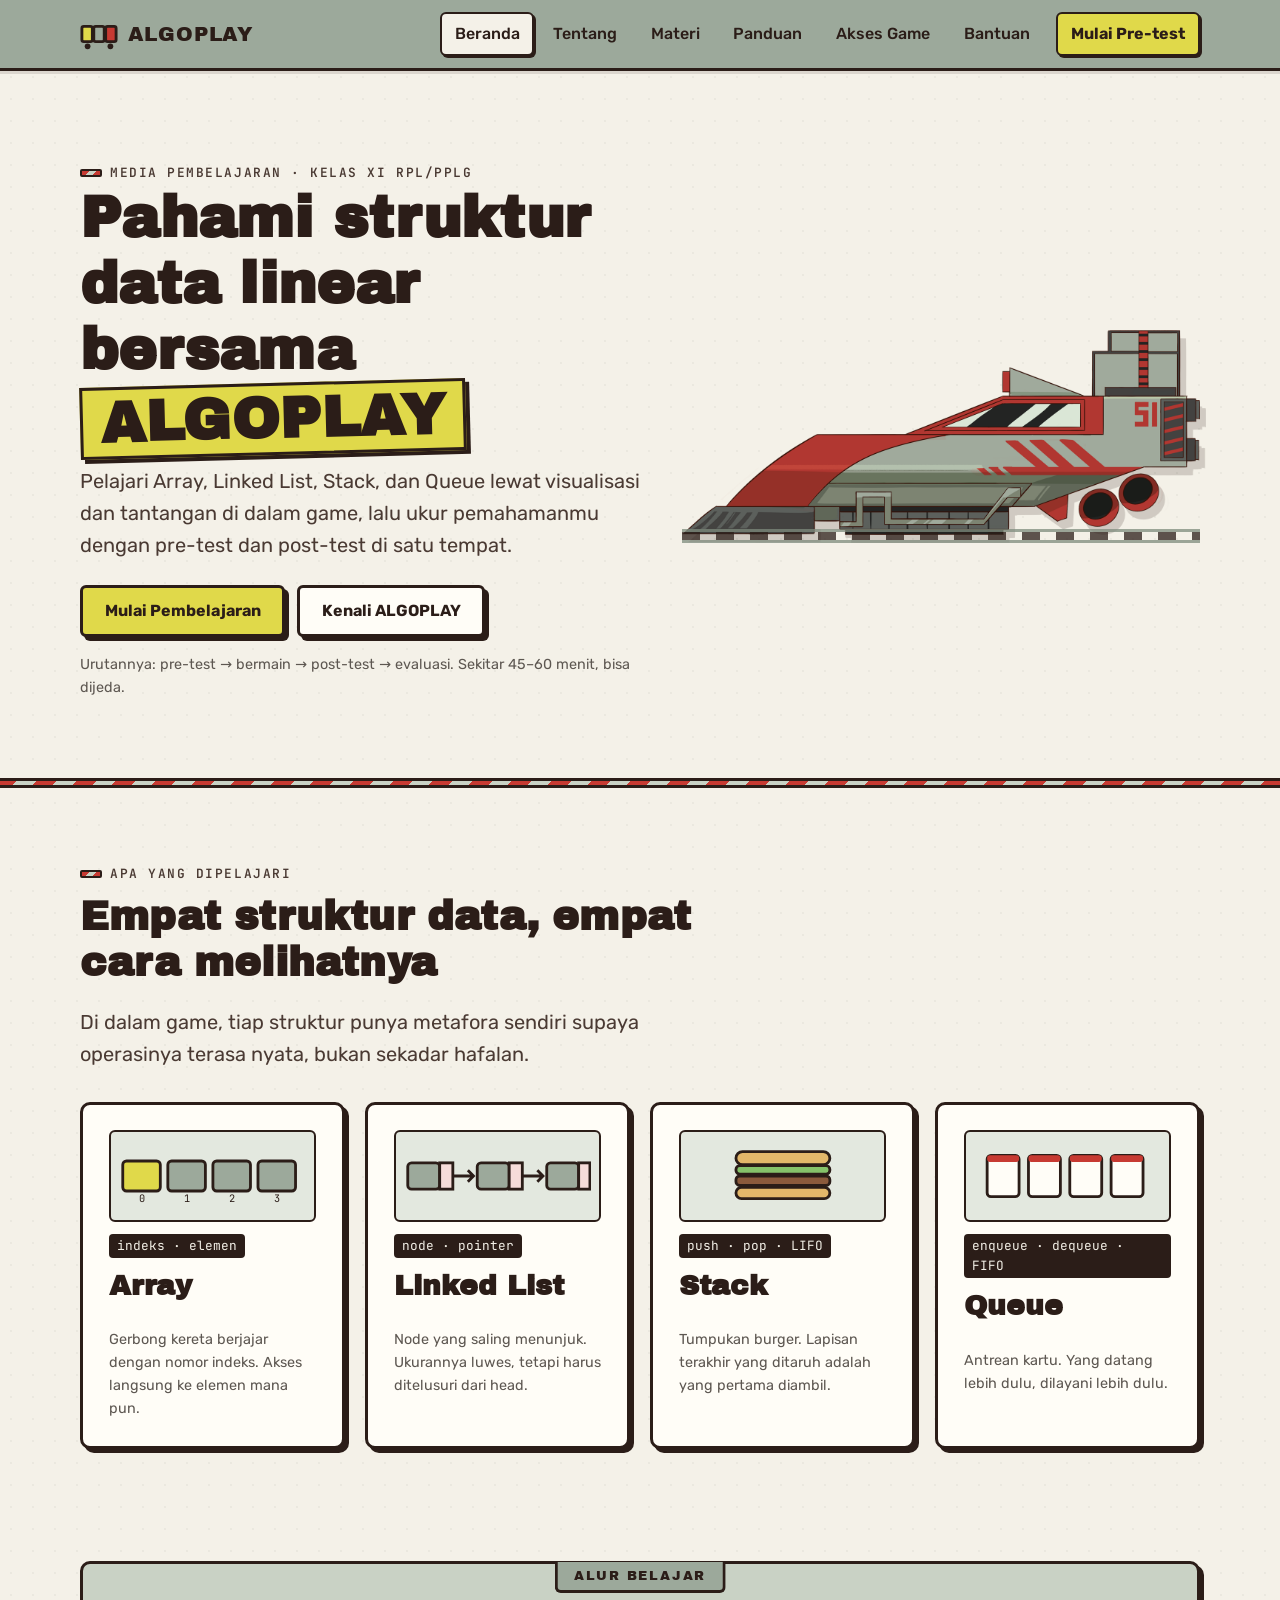
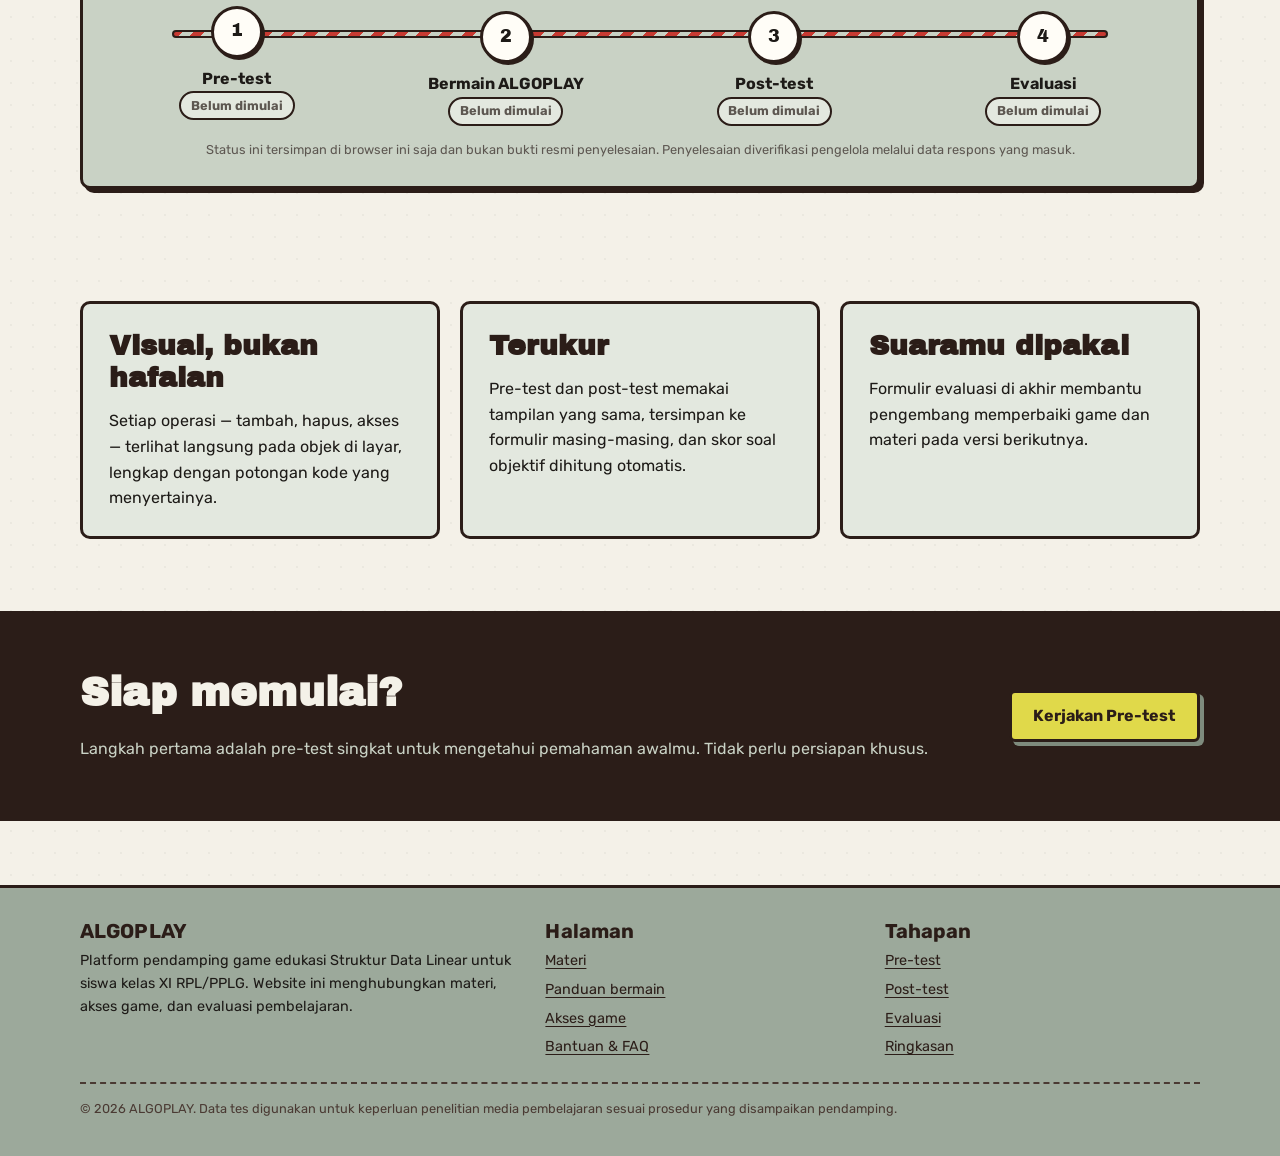
<file: index.html>
<!DOCTYPE html>
<html lang="id">
<head>
  <meta charset="utf-8" />
  <meta name="viewport" content="width=device-width, initial-scale=1" />
  <title>ALGOPLAY — Belajar Struktur Data Linear lewat Game</title>
  <meta name="description" content="ALGOPLAY adalah media pembelajaran interaktif untuk memahami Array, Linked List, Stack, dan Queue melalui game Unity, pre-test, post-test, dan evaluasi." />
  <link rel="preconnect" href="https://fonts.googleapis.com" />
  <link rel="preconnect" href="https://fonts.gstatic.com" crossorigin />
  <link href="https://fonts.googleapis.com/css2?family=Archivo+Black&family=JetBrains+Mono:wght@500;700&family=Rubik:wght@400;500;700&display=swap" rel="stylesheet" />
  <link rel="stylesheet" href="assets/css/styles.css" />
  <link rel="icon" href="assets/img/favicon.svg" type="image/svg+xml" />
</head>
<body>
  <a class="skip-link" href="#main">Lewati ke konten</a>

  <header class="site-header">
    <div class="container">
      <a class="brand" href="index.html" aria-label="ALGOPLAY, beranda">
        <svg class="brand__mark" viewBox="0 0 40 40" aria-hidden="true"><rect x="2" y="12" width="11" height="16" rx="2" fill="#e0d94a" stroke="#2b1d18" stroke-width="3"/><rect x="14.5" y="12" width="11" height="16" rx="2" fill="#9ca99b" stroke="#2b1d18" stroke-width="3"/><rect x="27" y="12" width="11" height="16" rx="2" fill="#c73a32" stroke="#2b1d18" stroke-width="3"/><circle cx="8" cy="33" r="3" fill="#2b1d18"/><circle cx="32" cy="33" r="3" fill="#2b1d18"/></svg>
        ALGOPLAY
      </a>
      <button class="nav-toggle" type="button" aria-expanded="false" aria-controls="site-nav" aria-label="Buka menu"><span></span></button>
      <nav class="nav" id="site-nav" aria-label="Navigasi utama">
        <a href="index.html">Beranda</a>
        <a href="tentang.html">Tentang</a>
        <a href="materi.html">Materi</a>
        <a href="panduan.html">Panduan</a>
        <a href="akses-game.html">Akses Game</a>
        <a href="faq.html">Bantuan</a>
        <a class="nav__cta" href="pretest.html">Mulai Pre-test</a>
      </nav>
    </div>
  </header>

  <main id="main">
    <section class="hero">
      <div class="container hero__grid">
        <div class="reveal">
          <span class="eyebrow">Media pembelajaran · Kelas XI RPL/PPLG</span>
          <h1>Pahami struktur data linear bersama <span class="brand-word">ALGOPLAY</span></h1>
          <p class="lead">Pelajari Array, Linked List, Stack, dan Queue lewat visualisasi dan tantangan di dalam game, lalu ukur pemahamanmu dengan pre-test dan post-test di satu tempat.</p>
          <div class="btn-row">
            <a class="btn btn--primary" href="pretest.html">Mulai Pembelajaran</a>
            <a class="btn" href="tentang.html">Kenali ALGOPLAY</a>
          </div>
          <p class="text-muted mt-1" style="font-size:var(--fs-sm)">Urutannya: pre-test → bermain → post-test → evaluasi. Sekitar 45–60 menit, bisa dijeda.</p>
        </div>
        <div class="hero__art" aria-hidden="true">
          <img src="assets/img/game/locomotive.png" alt="" width="1400" height="556" />
          <div class="hero__track"></div>
        </div>
      </div>
    </section>

    <div class="hazard" aria-hidden="true"></div>

    <section class="section">
      <div class="container">
        <div class="section-head">
          <span class="eyebrow">Apa yang dipelajari</span>
          <h2>Empat struktur data, empat cara melihatnya</h2>
          <p class="lead">Di dalam game, tiap struktur punya metafora sendiri supaya operasinya terasa nyata, bukan sekadar hafalan.</p>
        </div>
        <div class="grid grid--4">
          <a class="card topic-card" href="materi.html#array">
            <div class="topic-card__viz" aria-hidden="true">
              <svg viewBox="0 0 200 60"><g stroke="#2b1d18" stroke-width="3"><rect x="4" y="14" width="40" height="32" rx="4" fill="#e0d94a"/><rect x="52" y="14" width="40" height="32" rx="4" fill="#9ca99b"/><rect x="100" y="14" width="40" height="32" rx="4" fill="#9ca99b"/><rect x="148" y="14" width="40" height="32" rx="4" fill="#9ca99b"/></g><g font-family="JetBrains Mono, monospace" font-size="11" fill="#2b1d18" text-anchor="middle"><text x="24" y="58">0</text><text x="72" y="58">1</text><text x="120" y="58">2</text><text x="168" y="58">3</text></g></svg>
            </div>
            <span class="tag">indeks · elemen</span>
            <h3>Array</h3>
            <p>Gerbong kereta berjajar dengan nomor indeks. Akses langsung ke elemen mana pun.</p>
          </a>
          <a class="card topic-card" href="materi.html#linked-list">
            <div class="topic-card__viz" aria-hidden="true">
              <svg viewBox="0 0 200 60"><g stroke="#2b1d18" stroke-width="3"><rect x="4" y="16" width="34" height="28" rx="4" fill="#9ca99b"/><rect x="38" y="16" width="14" height="28" fill="#f6dcd9"/><rect x="78" y="16" width="34" height="28" rx="4" fill="#9ca99b"/><rect x="112" y="16" width="14" height="28" fill="#f6dcd9"/><rect x="152" y="16" width="34" height="28" rx="4" fill="#9ca99b"/><rect x="186" y="16" width="12" height="28" fill="#f6dcd9"/></g><g stroke="#2b1d18" stroke-width="3" fill="none"><path d="M52 30h22M68 24l6 6-6 6"/><path d="M126 30h22M142 24l6 6-6 6"/></g></svg>
            </div>
            <span class="tag">node · pointer</span>
            <h3>Linked List</h3>
            <p>Node yang saling menunjuk. Ukurannya luwes, tetapi harus ditelusuri dari head.</p>
          </a>
          <a class="card topic-card" href="materi.html#stack">
            <div class="topic-card__viz" aria-hidden="true">
              <svg viewBox="0 0 200 60"><g stroke="#2b1d18" stroke-width="3"><rect x="50" y="42" width="100" height="12" rx="6" fill="#e3b76a"/><rect x="50" y="30" width="100" height="10" rx="4" fill="#8b5a3c"/><rect x="50" y="19" width="100" height="9" rx="4" fill="#86c26a"/><rect x="50" y="4" width="100" height="14" rx="7" fill="#e3b76a"/></g></svg>
            </div>
            <span class="tag">push · pop · LIFO</span>
            <h3>Stack</h3>
            <p>Tumpukan burger. Lapisan terakhir yang ditaruh adalah yang pertama diambil.</p>
          </a>
          <a class="card topic-card" href="materi.html#queue">
            <div class="topic-card__viz" aria-hidden="true">
              <svg viewBox="0 0 200 60"><g stroke="#2b1d18" stroke-width="3"><rect x="14" y="8" width="34" height="44" rx="4" fill="#fffdf7"/><rect x="58" y="8" width="34" height="44" rx="4" fill="#fffdf7"/><rect x="102" y="8" width="34" height="44" rx="4" fill="#fffdf7"/><rect x="146" y="8" width="34" height="44" rx="4" fill="#fffdf7"/></g><g fill="#c73a32"><rect x="14" y="8" width="34" height="7" rx="3"/><rect x="58" y="8" width="34" height="7" rx="3"/><rect x="102" y="8" width="34" height="7" rx="3"/><rect x="146" y="8" width="34" height="7" rx="3"/></g></svg>
            </div>
            <span class="tag">enqueue · dequeue · FIFO</span>
            <h3>Queue</h3>
            <p>Antrean kartu. Yang datang lebih dulu, dilayani lebih dulu.</p>
          </a>
        </div>
      </div>
    </section>

    <section class="section section--tight">
      <div class="container">
        <div class="card card--panel" data-label="Alur belajar">
          <div data-progress-rail></div>
        </div>
      </div>
    </section>

    <section class="section">
      <div class="container grid grid--3">
        <div class="card card--flat card--sage">
          <h3>Visual, bukan hafalan</h3>
          <p class="mb-0">Setiap operasi — tambah, hapus, akses — terlihat langsung pada objek di layar, lengkap dengan potongan kode yang menyertainya.</p>
        </div>
        <div class="card card--flat card--sage">
          <h3>Terukur</h3>
          <p class="mb-0">Pre-test dan post-test memakai tampilan yang sama, tersimpan ke formulir masing-masing, dan skor soal objektif dihitung otomatis.</p>
        </div>
        <div class="card card--flat card--sage">
          <h3>Suaramu dipakai</h3>
          <p class="mb-0">Formulir evaluasi di akhir membantu pengembang memperbaiki game dan materi pada versi berikutnya.</p>
        </div>
      </div>
    </section>

    <section class="cta-band">
      <div class="container cta-band__grid">
        <div>
          <h2>Siap memulai?</h2>
          <p class="mb-0">Langkah pertama adalah pre-test singkat untuk mengetahui pemahaman awalmu. Tidak perlu persiapan khusus.</p>
        </div>
        <a class="btn btn--primary" href="pretest.html">Kerjakan Pre-test</a>
      </div>
    </section>
  </main>

  <footer class="site-footer">
    <div class="container">
      <div>
        <h4>ALGOPLAY</h4>
        <p class="mb-0">Platform pendamping game edukasi Struktur Data Linear untuk siswa kelas XI RPL/PPLG. Website ini menghubungkan materi, akses game, dan evaluasi pembelajaran.</p>
      </div>
      <div>
        <h4>Halaman</h4>
        <ul>
          <li><a href="materi.html">Materi</a></li>
          <li><a href="panduan.html">Panduan bermain</a></li>
          <li><a href="akses-game.html">Akses game</a></li>
          <li><a href="faq.html">Bantuan &amp; FAQ</a></li>
        </ul>
      </div>
      <div>
        <h4>Tahapan</h4>
        <ul>
          <li><a href="pretest.html">Pre-test</a></li>
          <li><a href="posttest.html">Post-test</a></li>
          <li><a href="evaluasi.html">Evaluasi</a></li>
          <li><a href="selesai.html">Ringkasan</a></li>
        </ul>
      </div>
      <p class="copy">© <span data-year></span> ALGOPLAY. Data tes digunakan untuk keperluan penelitian media pembelajaran sesuai prosedur yang disampaikan pendamping.</p>
    </div>
  </footer>

  <script src="assets/js/config.js"></script>
  <script src="assets/js/main.js"></script>
  <script src="assets/js/progress.js"></script>
</body>
</html>
</file>
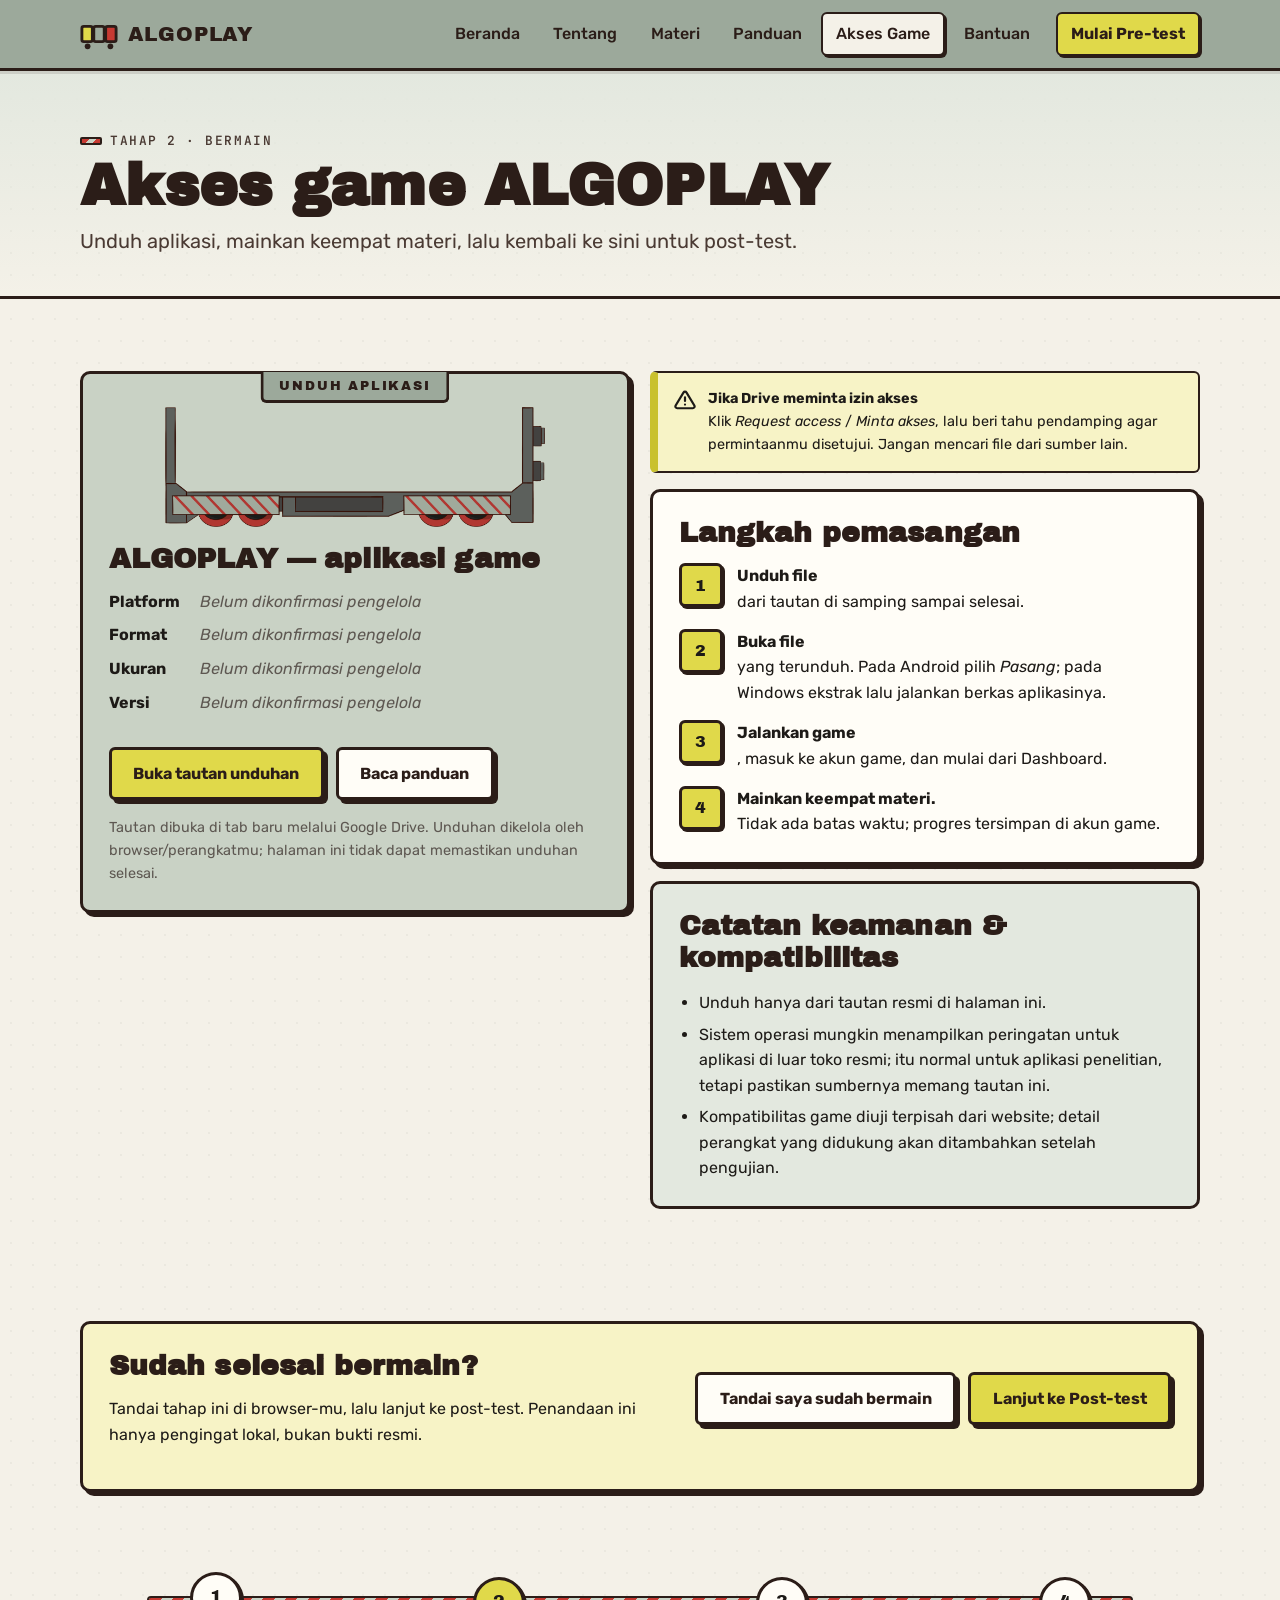
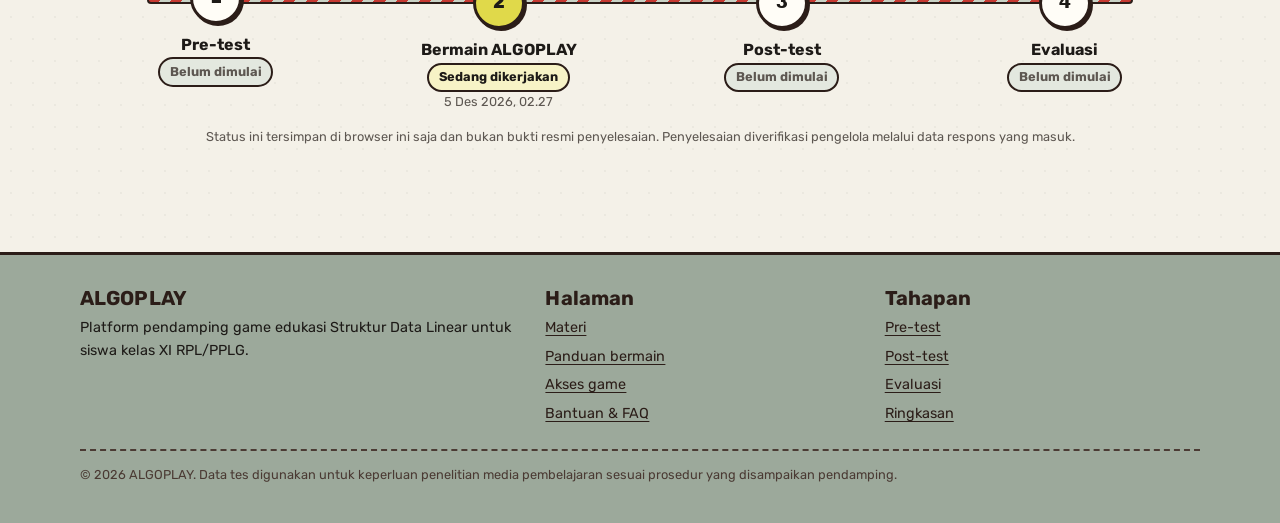
<file: akses-game.html>
<!DOCTYPE html>
<html lang="id">
<head>
  <meta charset="utf-8" />
  <meta name="viewport" content="width=device-width, initial-scale=1" />
  <title>Akses Game — ALGOPLAY</title>
  <meta name="description" content="Unduh atau buka aplikasi game ALGOPLAY, lengkap dengan petunjuk pemasangan dan catatan keamanan." />
  <link rel="preconnect" href="https://fonts.googleapis.com" />
  <link rel="preconnect" href="https://fonts.gstatic.com" crossorigin />
  <link href="https://fonts.googleapis.com/css2?family=Archivo+Black&family=JetBrains+Mono:wght@500;700&family=Rubik:wght@400;500;700&display=swap" rel="stylesheet" />
  <link rel="stylesheet" href="assets/css/styles.css" />
  <link rel="icon" href="assets/img/favicon.svg" type="image/svg+xml" />
</head>
<body>
  <a class="skip-link" href="#main">Lewati ke konten</a>

  <header class="site-header">
    <div class="container">
      <a class="brand" href="index.html" aria-label="ALGOPLAY, beranda">
        <svg class="brand__mark" viewBox="0 0 40 40" aria-hidden="true"><rect x="2" y="12" width="11" height="16" rx="2" fill="#e0d94a" stroke="#2b1d18" stroke-width="3"/><rect x="14.5" y="12" width="11" height="16" rx="2" fill="#9ca99b" stroke="#2b1d18" stroke-width="3"/><rect x="27" y="12" width="11" height="16" rx="2" fill="#c73a32" stroke="#2b1d18" stroke-width="3"/><circle cx="8" cy="33" r="3" fill="#2b1d18"/><circle cx="32" cy="33" r="3" fill="#2b1d18"/></svg>
        ALGOPLAY
      </a>
      <button class="nav-toggle" type="button" aria-expanded="false" aria-controls="site-nav" aria-label="Buka menu"><span></span></button>
      <nav class="nav" id="site-nav" aria-label="Navigasi utama">
        <a href="index.html">Beranda</a>
        <a href="tentang.html">Tentang</a>
        <a href="materi.html">Materi</a>
        <a href="panduan.html">Panduan</a>
        <a href="akses-game.html">Akses Game</a>
        <a href="faq.html">Bantuan</a>
        <a class="nav__cta" href="pretest.html">Mulai Pre-test</a>
      </nav>
    </div>
  </header>

  <main id="main">
    <section class="page-head">
      <div class="container">
        <span class="eyebrow">Tahap 2 · Bermain</span>
        <h1>Akses game ALGOPLAY</h1>
        <p class="lead">Unduh aplikasi, mainkan keempat materi, lalu kembali ke sini untuk post-test.</p>
      </div>
    </section>

    <section class="section">
      <div class="container grid grid--2" style="align-items:start">
        <div class="card card--panel" data-label="Unduh aplikasi">
          <img src="assets/img/game/container-wagon.png" alt="" width="1400" height="440" style="margin:-0.5rem auto 1rem;max-width:380px" />
          <h2 style="font-size:var(--fs-xl)">ALGOPLAY — aplikasi game</h2>
          <dl class="spec">
            <dt>Platform</dt><dd><span data-config="game.platform"></span></dd>
            <dt>Format</dt><dd><span data-config="game.fileFormat"></span></dd>
            <dt>Ukuran</dt><dd><span data-config="game.fileSize"></span></dd>
            <dt>Versi</dt><dd><span data-config="game.version"></span></dd>
          </dl>
          <div class="btn-row mt-2">
            <a class="btn btn--primary" data-config-href="links.gameDownload" href="#" target="_blank" rel="noopener">Buka tautan unduhan</a>
            <a class="btn" href="panduan.html">Baca panduan</a>
          </div>
          <p class="text-muted mt-1 mb-0" style="font-size:var(--fs-sm)">Tautan dibuka di tab baru melalui Google Drive. Unduhan dikelola oleh browser/perangkatmu; halaman ini tidak dapat memastikan unduhan selesai.</p>
        </div>

        <div class="stack">
          <div class="notice notice--warn">
            <span class="notice__icon" aria-hidden="true"><svg viewBox="0 0 24 24" fill="none" stroke="currentColor" stroke-width="2.4" stroke-linecap="round" stroke-linejoin="round"><path d="M12 9v4m0 4h.01M10.3 3.9 1.8 18a2 2 0 0 0 1.7 3h17a2 2 0 0 0 1.7-3L13.7 3.9a2 2 0 0 0-3.4 0z"/></svg></span>
            <div><strong>Jika Drive meminta izin akses</strong><p class="mb-0">Klik <em>Request access</em> / <em>Minta akses</em>, lalu beri tahu pendamping agar permintaanmu disetujui. Jangan mencari file dari sumber lain.</p></div>
          </div>

          <div class="card">
            <h3>Langkah pemasangan</h3>
            <ol class="steps">
              <li><div><strong>Unduh file</strong> dari tautan di samping sampai selesai.</div></li>
              <li><div><strong>Buka file</strong> yang terunduh. Pada Android pilih <em>Pasang</em>; pada Windows ekstrak lalu jalankan berkas aplikasinya.</div></li>
              <li><div><strong>Jalankan game</strong>, masuk ke akun game, dan mulai dari Dashboard.</div></li>
              <li><div><strong>Mainkan keempat materi.</strong> Tidak ada batas waktu; progres tersimpan di akun game.</div></li>
            </ol>
          </div>

          <div class="card card--flat card--sage">
            <h3>Catatan keamanan &amp; kompatibilitas</h3>
            <ul class="mb-0">
              <li>Unduh hanya dari tautan resmi di halaman ini.</li>
              <li>Sistem operasi mungkin menampilkan peringatan untuk aplikasi di luar toko resmi; itu normal untuk aplikasi penelitian, tetapi pastikan sumbernya memang tautan ini.</li>
              <li>Kompatibilitas game diuji terpisah dari website; detail perangkat yang didukung akan ditambahkan setelah pengujian.</li>
            </ul>
          </div>
        </div>
      </div>
    </section>

    <section class="section section--tight">
      <div class="container">
        <div class="card" style="background:var(--yellow-pale)">
          <div class="cta-band__grid">
            <div>
              <h3>Sudah selesai bermain?</h3>
              <p class="mb-0">Tandai tahap ini di browser-mu, lalu lanjut ke post-test. Penandaan ini hanya pengingat lokal, bukan bukti resmi.</p>
            </div>
            <div class="btn-row">
              <button type="button" class="btn" data-mark-played>Tandai saya sudah bermain</button>
              <a class="btn btn--primary" href="posttest.html">Lanjut ke Post-test</a>
            </div>
          </div>
          <p class="mt-1 mb-0" data-played-status role="status" style="font-size:var(--fs-sm)"></p>
        </div>
      </div>
    </section>

    <section class="section section--tight">
      <div class="container">
        <div data-progress-rail></div>
      </div>
    </section>
  </main>

  <footer class="site-footer">
    <div class="container">
      <div>
        <h4>ALGOPLAY</h4>
        <p class="mb-0">Platform pendamping game edukasi Struktur Data Linear untuk siswa kelas XI RPL/PPLG.</p>
      </div>
      <div>
        <h4>Halaman</h4>
        <ul>
          <li><a href="materi.html">Materi</a></li>
          <li><a href="panduan.html">Panduan bermain</a></li>
          <li><a href="akses-game.html">Akses game</a></li>
          <li><a href="faq.html">Bantuan &amp; FAQ</a></li>
        </ul>
      </div>
      <div>
        <h4>Tahapan</h4>
        <ul>
          <li><a href="pretest.html">Pre-test</a></li>
          <li><a href="posttest.html">Post-test</a></li>
          <li><a href="evaluasi.html">Evaluasi</a></li>
          <li><a href="selesai.html">Ringkasan</a></li>
        </ul>
      </div>
      <p class="copy">© <span data-year></span> ALGOPLAY. Data tes digunakan untuk keperluan penelitian media pembelajaran sesuai prosedur yang disampaikan pendamping.</p>
    </div>
  </footer>

  <script src="assets/js/config.js"></script>
  <script src="assets/js/main.js"></script>
  <script src="assets/js/progress.js"></script>
  <script>
    (function () {
      document.addEventListener("DOMContentLoaded", function () {
        var P = window.AlgoPlay.progress;
        var btn = document.querySelector("[data-mark-played]");
        var status = document.querySelector("[data-played-status]");
        function refresh() {
          var st = P.get().played;
          if (st.status === "done") {
            status.textContent = "Ditandai sudah bermain pada " + P.fmtDate(st.at) + " (tersimpan di browser ini).";
            btn.textContent = "Sudah ditandai";
            btn.disabled = true;
          }
        }
        P.markInProgress("played");
        btn.addEventListener("click", function () { P.markDone("played"); refresh(); });
        refresh();
      });
    })();
  </script>
</body>
</html>
</file>
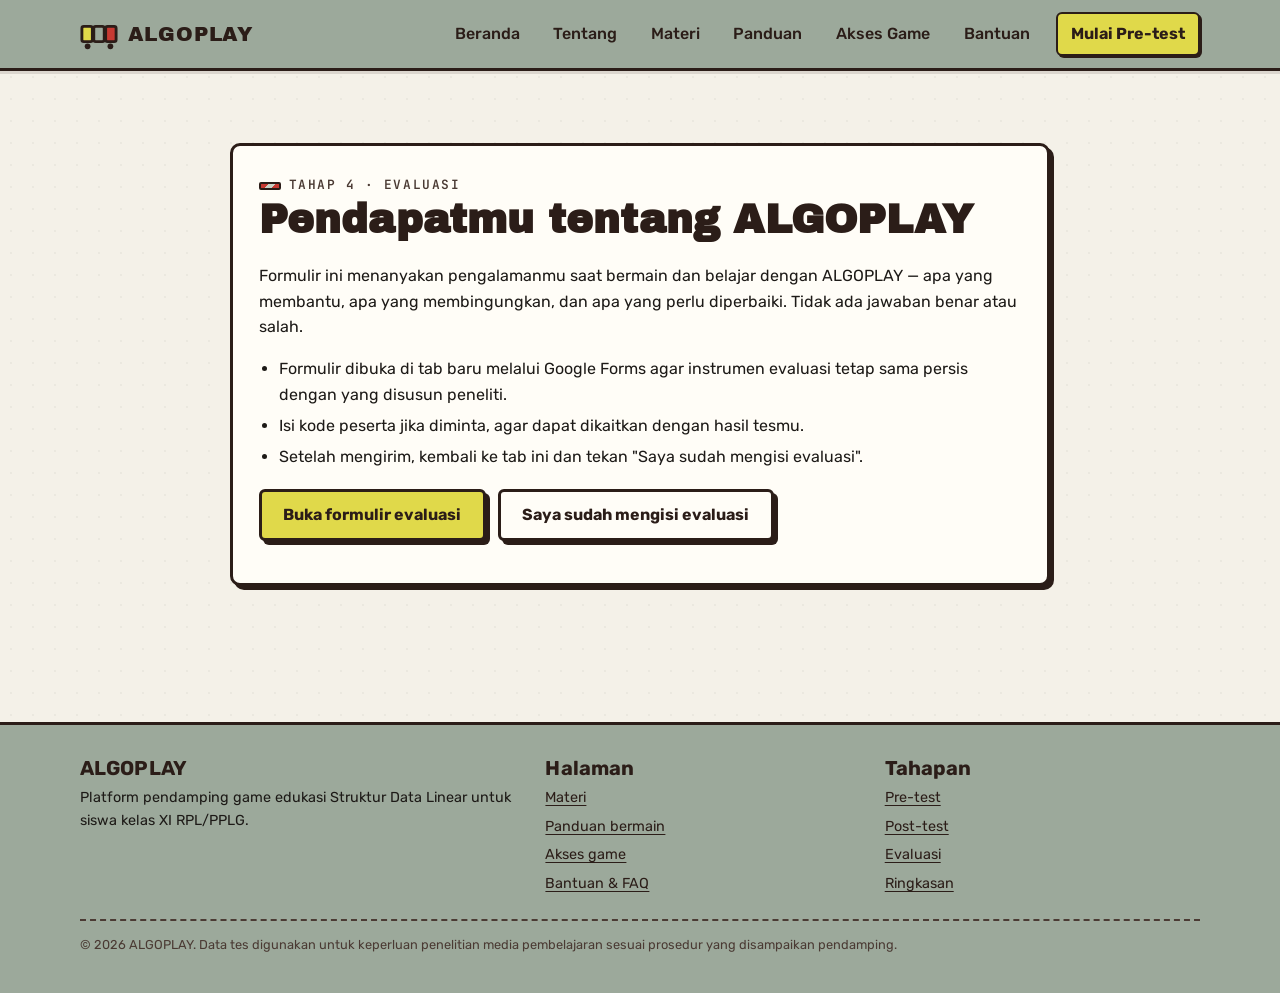
<file: evaluasi.html>
<!DOCTYPE html>
<html lang="id">
<head>
  <meta charset="utf-8" />
  <meta name="viewport" content="width=device-width, initial-scale=1" />
  <title>Evaluasi &amp; Kritik — ALGOPLAY</title>
  <meta name="description" content="Berikan pendapat, kritik, dan saran tentang pengalaman belajar dengan ALGOPLAY." />
  <meta name="robots" content="noindex" />
  <link rel="preconnect" href="https://fonts.googleapis.com" />
  <link rel="preconnect" href="https://fonts.gstatic.com" crossorigin />
  <link href="https://fonts.googleapis.com/css2?family=Archivo+Black&family=JetBrains+Mono:wght@500;700&family=Rubik:wght@400;500;700&display=swap" rel="stylesheet" />
  <link rel="stylesheet" href="assets/css/styles.css" />
  <link rel="stylesheet" href="assets/css/quiz.css" />
  <link rel="icon" href="assets/img/favicon.svg" type="image/svg+xml" />
</head>
<body>
  <a class="skip-link" href="#main">Lewati ke konten</a>

  <header class="site-header">
    <div class="container">
      <a class="brand" href="index.html" aria-label="ALGOPLAY, beranda">
        <svg class="brand__mark" viewBox="0 0 40 40" aria-hidden="true"><rect x="2" y="12" width="11" height="16" rx="2" fill="#e0d94a" stroke="#2b1d18" stroke-width="3"/><rect x="14.5" y="12" width="11" height="16" rx="2" fill="#9ca99b" stroke="#2b1d18" stroke-width="3"/><rect x="27" y="12" width="11" height="16" rx="2" fill="#c73a32" stroke="#2b1d18" stroke-width="3"/><circle cx="8" cy="33" r="3" fill="#2b1d18"/><circle cx="32" cy="33" r="3" fill="#2b1d18"/></svg>
        ALGOPLAY
      </a>
      <button class="nav-toggle" type="button" aria-expanded="false" aria-controls="site-nav" aria-label="Buka menu"><span></span></button>
      <nav class="nav" id="site-nav" aria-label="Navigasi utama">
        <a href="index.html">Beranda</a>
        <a href="tentang.html">Tentang</a>
        <a href="materi.html">Materi</a>
        <a href="panduan.html">Panduan</a>
        <a href="akses-game.html">Akses Game</a>
        <a href="faq.html">Bantuan</a>
        <a class="nav__cta" href="pretest.html">Mulai Pre-test</a>
      </nav>
    </div>
  </header>

  <main id="main" class="section" data-eval-root>
    <div class="container quiz-wrap">
      <!-- Mode "link": instrumen asli di Google Forms -->
      <div class="card quiz-intro" data-eval-link>
        <span class="eyebrow">Tahap 4 · Evaluasi</span>
        <h2>Pendapatmu tentang ALGOPLAY</h2>
        <p>Formulir ini menanyakan pengalamanmu saat bermain dan belajar dengan ALGOPLAY — apa yang membantu, apa yang membingungkan, dan apa yang perlu diperbaiki. Tidak ada jawaban benar atau salah.</p>
        <ul>
          <li>Formulir dibuka di tab baru melalui Google Forms agar instrumen evaluasi tetap sama persis dengan yang disusun peneliti.</li>
          <li>Isi kode peserta jika diminta, agar dapat dikaitkan dengan hasil tesmu.</li>
          <li>Setelah mengirim, kembali ke tab ini dan tekan "Saya sudah mengisi evaluasi".</li>
        </ul>
        <div class="btn-row">
          <a class="btn btn--primary" data-config-href="links.evaluationForm" href="#" target="_blank" rel="noopener">Buka formulir evaluasi</a>
          <button type="button" class="btn" data-mark-eval>Saya sudah mengisi evaluasi</button>
        </div>
        <p class="mt-1 mb-0" data-eval-status role="status" style="font-size:var(--fs-sm)"></p>
      </div>

      <!-- Mode "custom": dirender mesin kuis -->
      <div data-eval-custom hidden>
        <div class="card quiz-intro" data-quiz-intro>
          <span class="eyebrow">Tahap 4 · Evaluasi</span>
          <h2>Pendapatmu tentang ALGOPLAY</h2>
          <p>Jawab sesuai pengalamanmu. Tidak ada jawaban benar atau salah; semua masukan membantu perbaikan game dan materi.</p>
          <div class="btn-row">
            <button type="button" class="btn btn--primary" data-quiz-start>Mulai evaluasi</button>
          </div>
        </div>
        <div data-quiz-mount></div>
      </div>
    </div>
  </main>

  <footer class="site-footer">
    <div class="container">
      <div>
        <h4>ALGOPLAY</h4>
        <p class="mb-0">Platform pendamping game edukasi Struktur Data Linear untuk siswa kelas XI RPL/PPLG.</p>
      </div>
      <div>
        <h4>Halaman</h4>
        <ul>
          <li><a href="materi.html">Materi</a></li>
          <li><a href="panduan.html">Panduan bermain</a></li>
          <li><a href="akses-game.html">Akses game</a></li>
          <li><a href="faq.html">Bantuan &amp; FAQ</a></li>
        </ul>
      </div>
      <div>
        <h4>Tahapan</h4>
        <ul>
          <li><a href="pretest.html">Pre-test</a></li>
          <li><a href="posttest.html">Post-test</a></li>
          <li><a href="evaluasi.html">Evaluasi</a></li>
          <li><a href="selesai.html">Ringkasan</a></li>
        </ul>
      </div>
      <p class="copy">© <span data-year></span> ALGOPLAY. Data tes digunakan untuk keperluan penelitian media pembelajaran sesuai prosedur yang disampaikan pendamping.</p>
    </div>
  </footer>

  <script src="assets/js/config.js"></script>
  <script src="assets/js/main.js"></script>
  <script src="assets/js/progress.js"></script>
  <script src="assets/js/mock-data.js"></script>
  <script src="assets/js/api.js"></script>
  <script>
    /* Pilih mode sebelum quiz.js berjalan: pada mode custom, root diberi data-quiz. */
    (function () {
      var cfg = window.ALGOPLAY_CONFIG || {};
      var root = document.querySelector("[data-eval-root]");
      var linkBox = document.querySelector("[data-eval-link]");
      var customBox = document.querySelector("[data-eval-custom]");
      if (cfg.evaluationMode === "custom") {
        linkBox.hidden = true;
        customBox.hidden = false;
        root.setAttribute("data-quiz", "evaluation");
        // pindahkan mount & intro agar quiz.js menemukannya di bawah root
      } else {
        customBox.remove();
        document.addEventListener("DOMContentLoaded", function () {
          var P = window.AlgoPlay.progress;
          var btn = document.querySelector("[data-mark-eval]");
          var status = document.querySelector("[data-eval-status]");
          function refresh() {
            var st = P.get().evaluation;
            if (st.status === "done") {
              status.innerHTML = "Ditandai selesai pada " + P.fmtDate(st.at) + " (tersimpan di browser ini). " + '<a href="selesai.html">Lihat ringkasan →</a>';
              btn.textContent = "Sudah ditandai";
              btn.disabled = true;
            }
          }
          P.markInProgress("evaluation");
          btn.addEventListener("click", function () { P.markDone("evaluation"); refresh(); });
          refresh();
        });
      }
    })();
  </script>
  <script src="assets/js/quiz.js"></script>
</body>
</html>
</file>
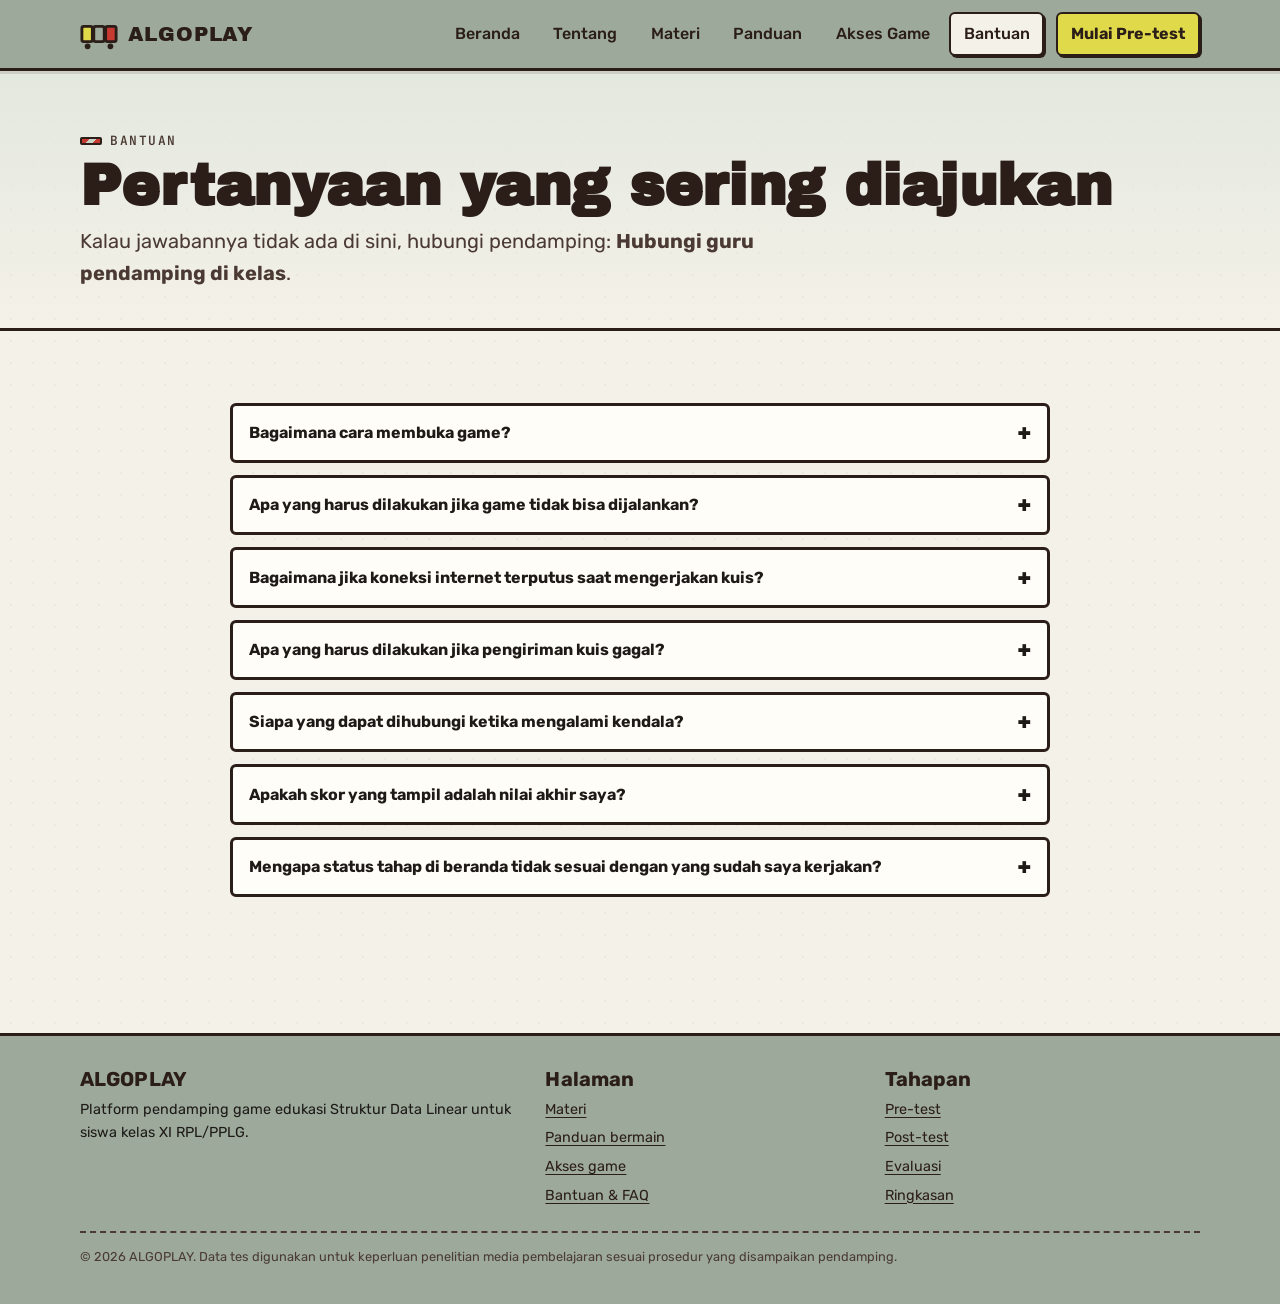
<file: faq.html>
<!DOCTYPE html>
<html lang="id">
<head>
  <meta charset="utf-8" />
  <meta name="viewport" content="width=device-width, initial-scale=1" />
  <title>Bantuan &amp; FAQ — ALGOPLAY</title>
  <meta name="description" content="Jawaban atas pertanyaan umum seputar membuka game, koneksi internet, pengiriman kuis, dan kontak bantuan." />
  <link rel="preconnect" href="https://fonts.googleapis.com" />
  <link rel="preconnect" href="https://fonts.gstatic.com" crossorigin />
  <link href="https://fonts.googleapis.com/css2?family=Archivo+Black&family=JetBrains+Mono:wght@500;700&family=Rubik:wght@400;500;700&display=swap" rel="stylesheet" />
  <link rel="stylesheet" href="assets/css/styles.css" />
  <link rel="icon" href="assets/img/favicon.svg" type="image/svg+xml" />
</head>
<body>
  <a class="skip-link" href="#main">Lewati ke konten</a>

  <header class="site-header">
    <div class="container">
      <a class="brand" href="index.html" aria-label="ALGOPLAY, beranda">
        <svg class="brand__mark" viewBox="0 0 40 40" aria-hidden="true"><rect x="2" y="12" width="11" height="16" rx="2" fill="#e0d94a" stroke="#2b1d18" stroke-width="3"/><rect x="14.5" y="12" width="11" height="16" rx="2" fill="#9ca99b" stroke="#2b1d18" stroke-width="3"/><rect x="27" y="12" width="11" height="16" rx="2" fill="#c73a32" stroke="#2b1d18" stroke-width="3"/><circle cx="8" cy="33" r="3" fill="#2b1d18"/><circle cx="32" cy="33" r="3" fill="#2b1d18"/></svg>
        ALGOPLAY
      </a>
      <button class="nav-toggle" type="button" aria-expanded="false" aria-controls="site-nav" aria-label="Buka menu"><span></span></button>
      <nav class="nav" id="site-nav" aria-label="Navigasi utama">
        <a href="index.html">Beranda</a>
        <a href="tentang.html">Tentang</a>
        <a href="materi.html">Materi</a>
        <a href="panduan.html">Panduan</a>
        <a href="akses-game.html">Akses Game</a>
        <a href="faq.html">Bantuan</a>
        <a class="nav__cta" href="pretest.html">Mulai Pre-test</a>
      </nav>
    </div>
  </header>

  <main id="main">
    <section class="page-head">
      <div class="container">
        <span class="eyebrow">Bantuan</span>
        <h1>Pertanyaan yang sering diajukan</h1>
        <p class="lead">Kalau jawabannya tidak ada di sini, hubungi pendamping: <strong data-config="contact.channel"></strong>.</p>
      </div>
    </section>

    <section class="section">
      <div class="container quiz-wrap faq" style="max-width:820px">
        <details>
          <summary>Bagaimana cara membuka game?</summary>
          <div>
            <p>Buka halaman <a href="akses-game.html">Akses Game</a>, tekan tombol unduhan, lalu pasang atau jalankan file sesuai perangkatmu. Langkah lengkapnya ada di <a href="panduan.html">Panduan</a>. Game memiliki akun login sendiri; akun itu terpisah dari website dan dari kode peserta tes.</p>
          </div>
        </details>
        <details>
          <summary>Apa yang harus dilakukan jika game tidak bisa dijalankan?</summary>
          <div>
            <ul>
              <li>Pastikan file terunduh lengkap — unduh ulang jika ukurannya tidak wajar.</li>
              <li>Periksa platform perangkat sesuai dengan file yang disediakan (lihat spesifikasi di halaman Akses Game).</li>
              <li>Tutup aplikasi lain, lalu coba buka kembali.</li>
              <li>Jika tautan Drive meminta izin, klik <em>Minta akses</em> dan beri tahu pendamping.</li>
              <li>Catat pesan kesalahan yang muncul dan sampaikan ke pendamping agar bisa dibantu.</li>
            </ul>
          </div>
        </details>
        <details>
          <summary>Bagaimana jika koneksi internet terputus saat mengerjakan kuis?</summary>
          <div>
            <p>Jawaban yang sudah kamu isi tersimpan sementara di browser (selama tab tidak ditutup). Sambungkan kembali internet, lalu tekan <strong>Kirim jawaban</strong> lagi. Jika halaman menampilkan pesan "status pengiriman tidak pasti", <strong>jangan mengirim berkali-kali</strong> — hubungi pendamping agar diperiksa apakah jawabanmu sudah masuk.</p>
          </div>
        </details>
        <details>
          <summary>Apa yang harus dilakukan jika pengiriman kuis gagal?</summary>
          <div>
            <p>Baca pesan yang muncul di bawah tombol kirim:</p>
            <ul>
              <li><strong>Pertanyaan perlu diperiksa</strong> — ada jawaban wajib yang kosong; lengkapi yang bertanda merah.</li>
              <li><strong>Tidak dapat terhubung</strong> — periksa internet lalu coba lagi.</li>
              <li><strong>Formulir tidak menerima respons</strong> atau <strong>Konfigurasi belum lengkap</strong> — bukan kesalahanmu; hubungi pendamping/pengelola.</li>
            </ul>
            <p class="mb-0">Pengiriman hanya dinyatakan berhasil setelah server mengonfirmasi dan menampilkan halaman hasil dengan ID respons.</p>
          </div>
        </details>
        <details>
          <summary>Siapa yang dapat dihubungi ketika mengalami kendala?</summary>
          <div>
            <p class="mb-0"><strong data-config="contact.name"></strong> — <span data-config="contact.channel"></span>. Sebutkan tahap yang sedang kamu kerjakan (pre-test, bermain, post-test, atau evaluasi) dan pesan kesalahan yang muncul, bila ada.</p>
          </div>
        </details>
        <details>
          <summary>Apakah skor yang tampil adalah nilai akhir saya?</summary>
          <div>
            <p class="mb-0">Skor yang tampil hanya mencakup soal objektif yang dinilai otomatis. Soal uraian diperiksa secara manual oleh pengelola. Penggunaan skor dijelaskan oleh pendamping sesuai prosedur penelitian.</p>
          </div>
        </details>
        <details>
          <summary>Mengapa status tahap di beranda tidak sesuai dengan yang sudah saya kerjakan?</summary>
          <div>
            <p class="mb-0">Status tahap disimpan di browser perangkat yang kamu pakai saat itu. Jika kamu berganti perangkat atau menghapus data browser, statusnya tidak ikut. Ini tidak memengaruhi jawaban yang sudah terkirim — data resmi ada di formulir, bukan di browser.</p>
          </div>
        </details>
      </div>
    </section>
  </main>

  <footer class="site-footer">
    <div class="container">
      <div>
        <h4>ALGOPLAY</h4>
        <p class="mb-0">Platform pendamping game edukasi Struktur Data Linear untuk siswa kelas XI RPL/PPLG.</p>
      </div>
      <div>
        <h4>Halaman</h4>
        <ul>
          <li><a href="materi.html">Materi</a></li>
          <li><a href="panduan.html">Panduan bermain</a></li>
          <li><a href="akses-game.html">Akses game</a></li>
          <li><a href="faq.html">Bantuan &amp; FAQ</a></li>
        </ul>
      </div>
      <div>
        <h4>Tahapan</h4>
        <ul>
          <li><a href="pretest.html">Pre-test</a></li>
          <li><a href="posttest.html">Post-test</a></li>
          <li><a href="evaluasi.html">Evaluasi</a></li>
          <li><a href="selesai.html">Ringkasan</a></li>
        </ul>
      </div>
      <p class="copy">© <span data-year></span> ALGOPLAY. Data tes digunakan untuk keperluan penelitian media pembelajaran sesuai prosedur yang disampaikan pendamping.</p>
    </div>
  </footer>

  <script src="assets/js/config.js"></script>
  <script src="assets/js/main.js"></script>
  <script src="assets/js/progress.js"></script>
</body>
</html>
</file>
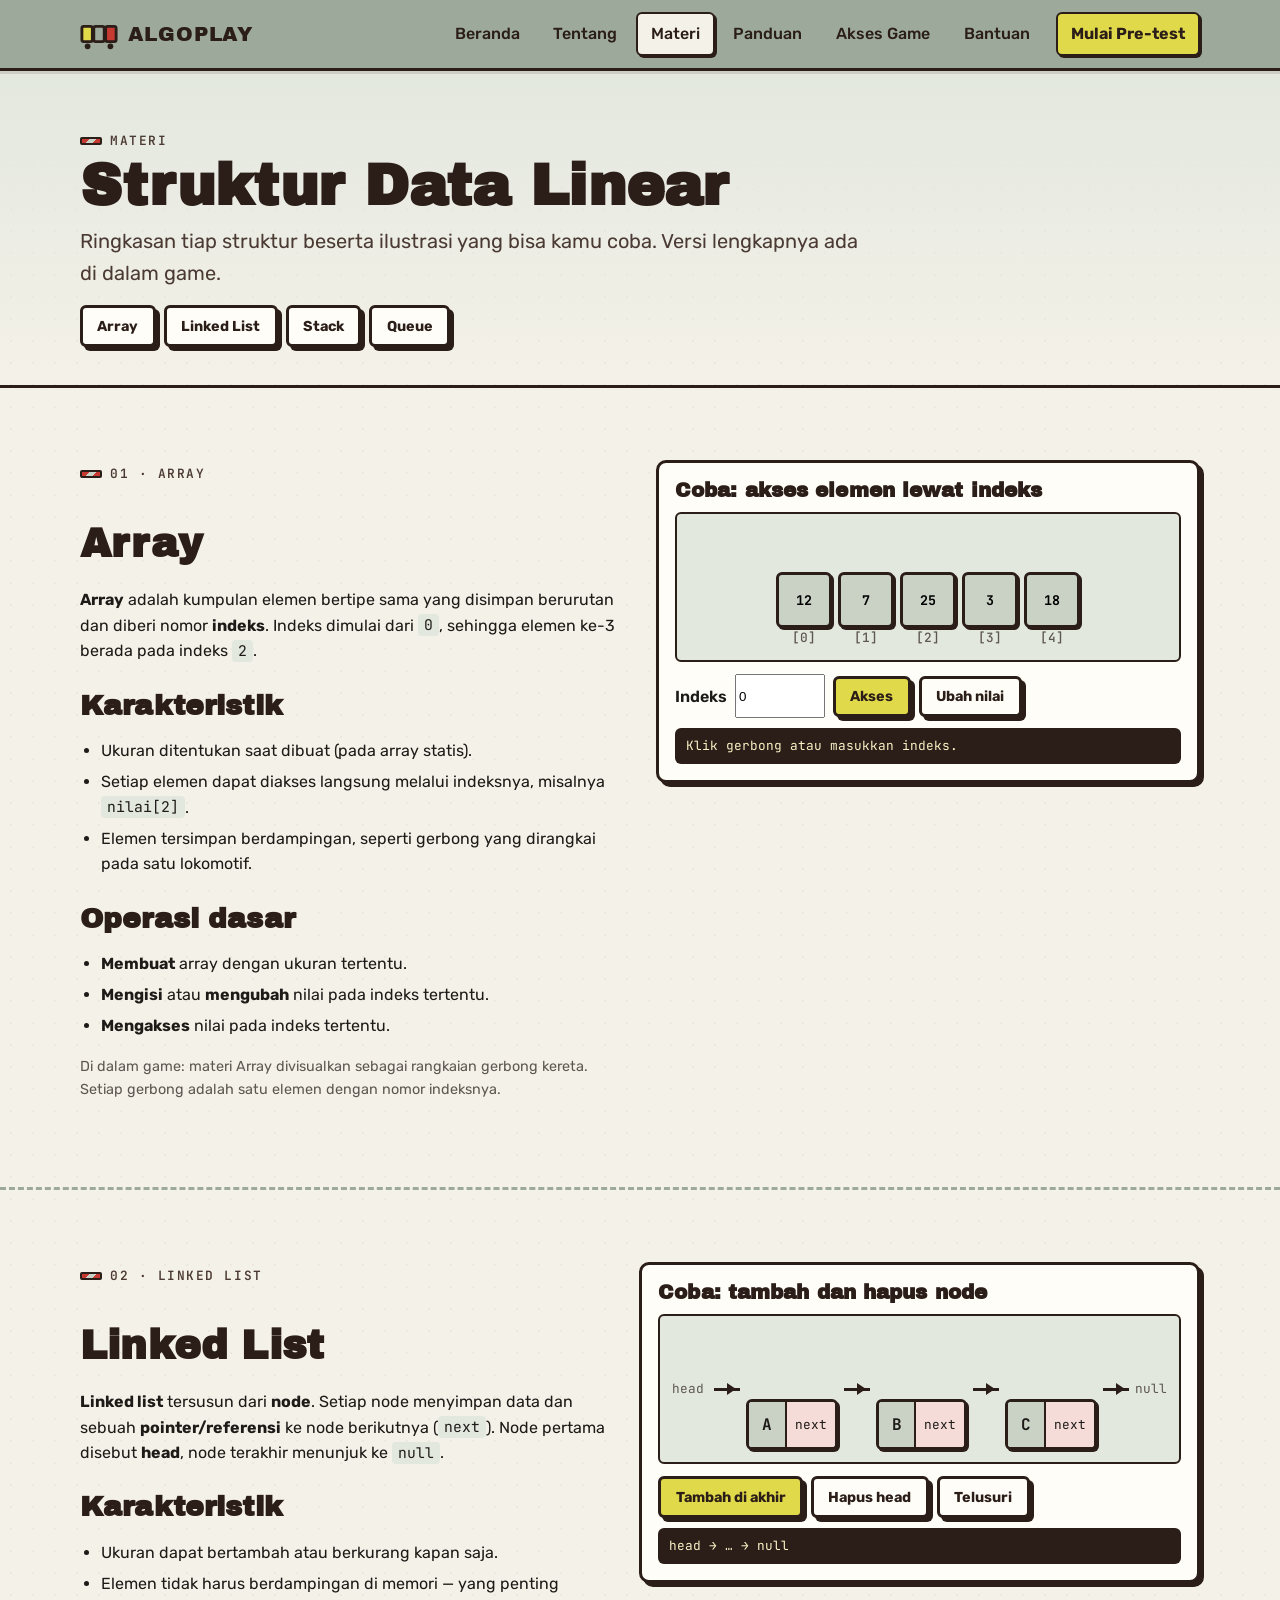
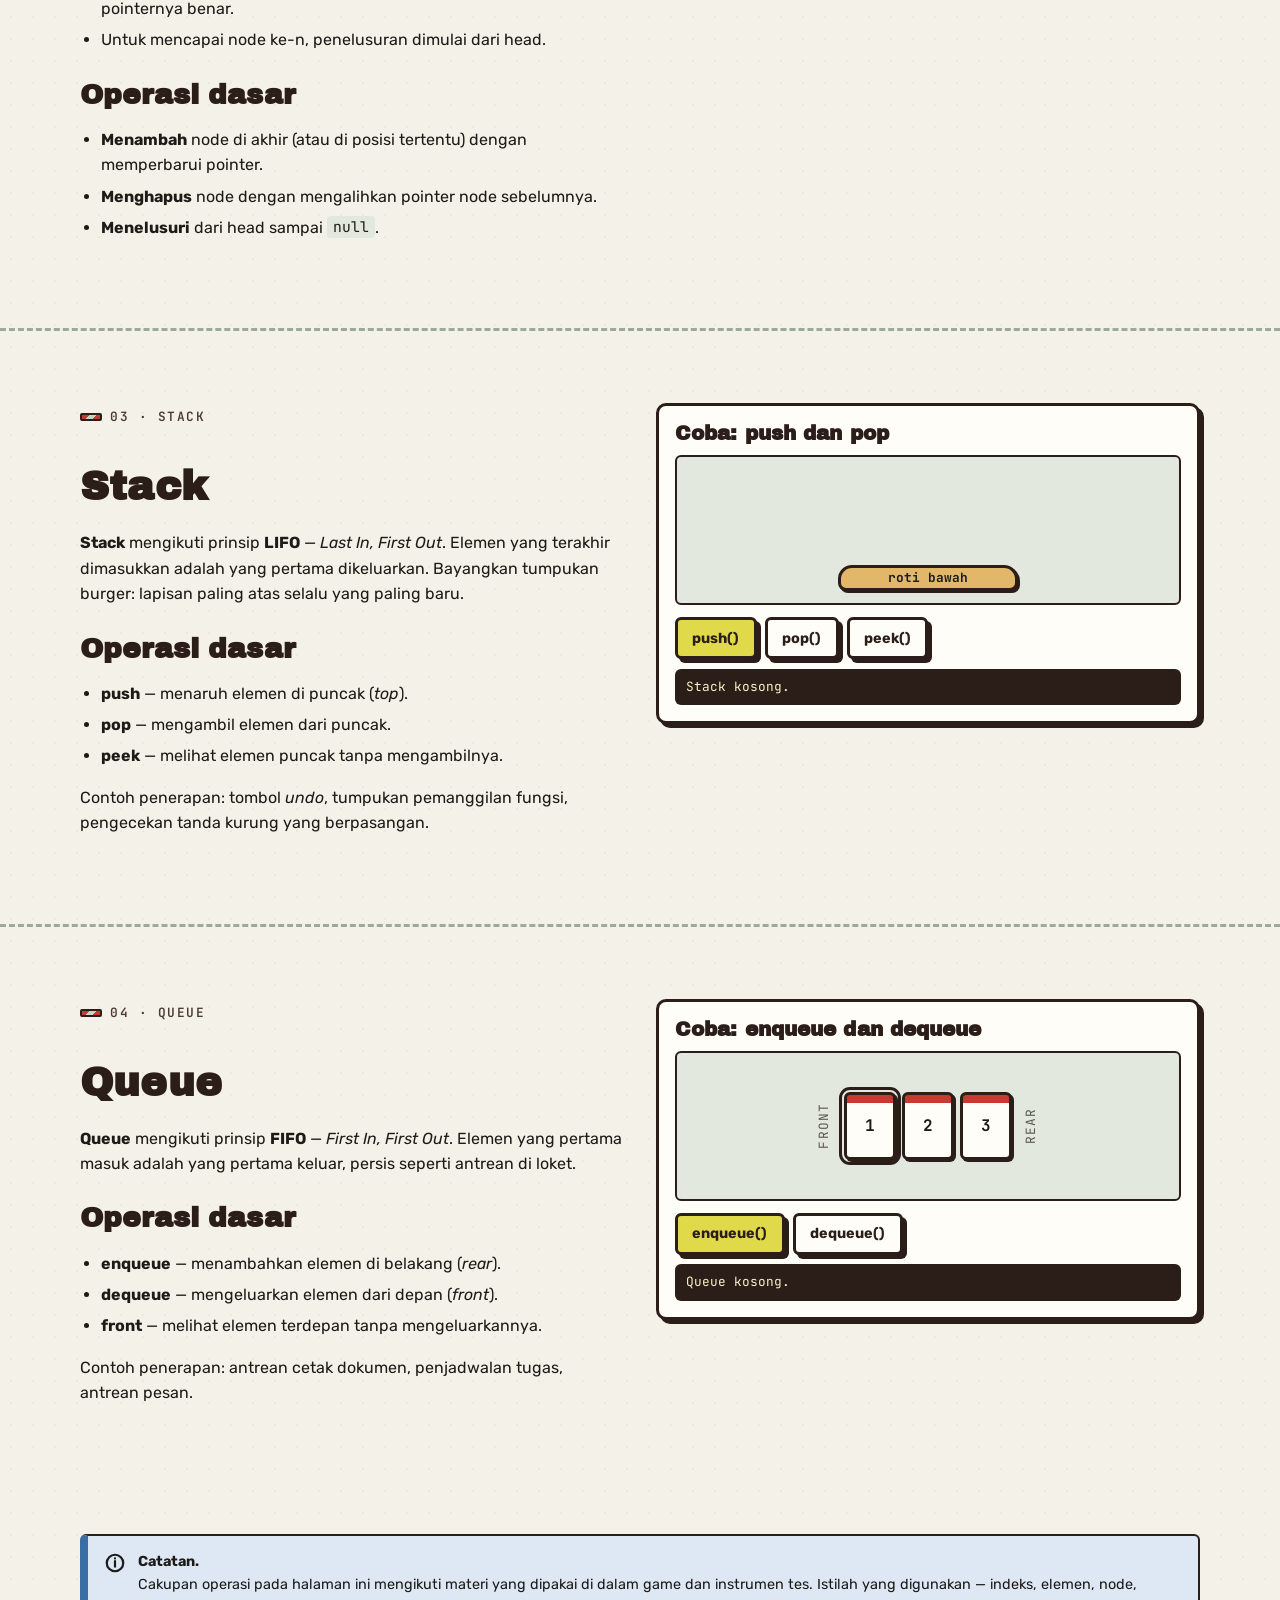
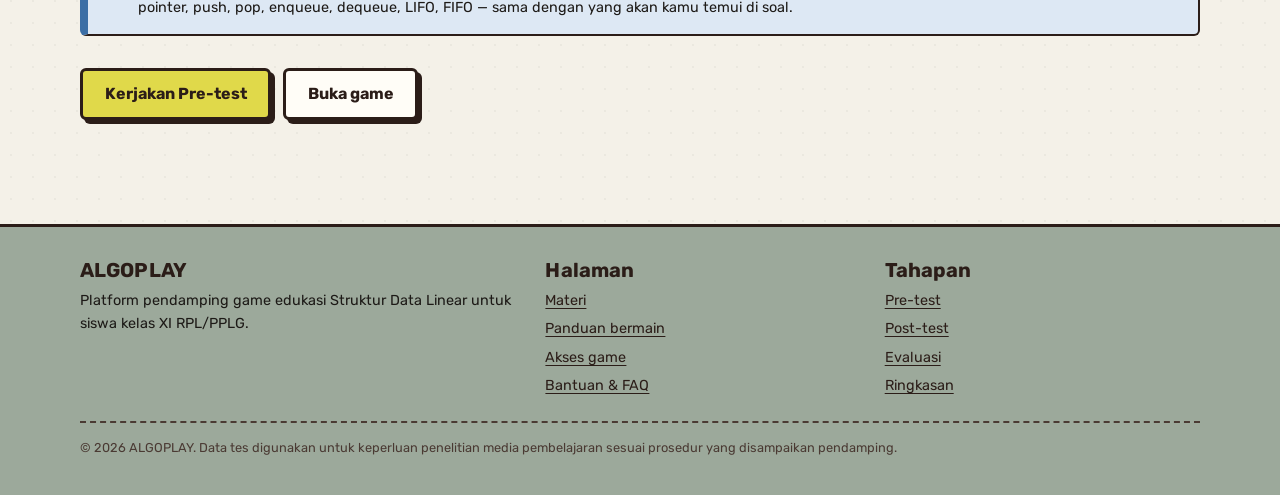
<file: materi.html>
<!DOCTYPE html>
<html lang="id">
<head>
  <meta charset="utf-8" />
  <meta name="viewport" content="width=device-width, initial-scale=1" />
  <title>Materi Struktur Data Linear — ALGOPLAY</title>
  <meta name="description" content="Ringkasan materi Array, Linked List, Stack, dan Queue dengan ilustrasi interaktif sederhana." />
  <link rel="preconnect" href="https://fonts.googleapis.com" />
  <link rel="preconnect" href="https://fonts.gstatic.com" crossorigin />
  <link href="https://fonts.googleapis.com/css2?family=Archivo+Black&family=JetBrains+Mono:wght@500;700&family=Rubik:wght@400;500;700&display=swap" rel="stylesheet" />
  <link rel="stylesheet" href="assets/css/styles.css" />
  <link rel="icon" href="assets/img/favicon.svg" type="image/svg+xml" />
  <style>
    .topic { scroll-margin-top: calc(var(--header-h) + 16px); }
    .topic + .topic { border-top: var(--line) dashed var(--sage); }
    .topic__grid { display: grid; grid-template-columns: 1fr 1fr; gap: 2rem; align-items: start; }
    @media (max-width: 860px) { .topic__grid { grid-template-columns: 1fr; } }
    .subnav { display: flex; flex-wrap: wrap; gap: 0.5rem; margin-top: 1rem; }
    .subnav a { text-decoration: none; }
  </style>
</head>
<body>
  <a class="skip-link" href="#main">Lewati ke konten</a>

  <header class="site-header">
    <div class="container">
      <a class="brand" href="index.html" aria-label="ALGOPLAY, beranda">
        <svg class="brand__mark" viewBox="0 0 40 40" aria-hidden="true"><rect x="2" y="12" width="11" height="16" rx="2" fill="#e0d94a" stroke="#2b1d18" stroke-width="3"/><rect x="14.5" y="12" width="11" height="16" rx="2" fill="#9ca99b" stroke="#2b1d18" stroke-width="3"/><rect x="27" y="12" width="11" height="16" rx="2" fill="#c73a32" stroke="#2b1d18" stroke-width="3"/><circle cx="8" cy="33" r="3" fill="#2b1d18"/><circle cx="32" cy="33" r="3" fill="#2b1d18"/></svg>
        ALGOPLAY
      </a>
      <button class="nav-toggle" type="button" aria-expanded="false" aria-controls="site-nav" aria-label="Buka menu"><span></span></button>
      <nav class="nav" id="site-nav" aria-label="Navigasi utama">
        <a href="index.html">Beranda</a>
        <a href="tentang.html">Tentang</a>
        <a href="materi.html">Materi</a>
        <a href="panduan.html">Panduan</a>
        <a href="akses-game.html">Akses Game</a>
        <a href="faq.html">Bantuan</a>
        <a class="nav__cta" href="pretest.html">Mulai Pre-test</a>
      </nav>
    </div>
  </header>

  <main id="main">
    <section class="page-head">
      <div class="container">
        <span class="eyebrow">Materi</span>
        <h1>Struktur Data Linear</h1>
        <p class="lead">Ringkasan tiap struktur beserta ilustrasi yang bisa kamu coba. Versi lengkapnya ada di dalam game.</p>
        <nav class="subnav" aria-label="Daftar materi">
          <a class="btn btn--sm" href="#array">Array</a>
          <a class="btn btn--sm" href="#linked-list">Linked List</a>
          <a class="btn btn--sm" href="#stack">Stack</a>
          <a class="btn btn--sm" href="#queue">Queue</a>
        </nav>
      </div>
    </section>

    <!-- ARRAY -->
    <section class="section topic" id="array">
      <div class="container topic__grid">
        <div class="prose">
          <span class="eyebrow">01 · Array</span>
          <h2 class="mt-0">Array</h2>
          <p><strong>Array</strong> adalah kumpulan elemen bertipe sama yang disimpan berurutan dan diberi nomor <strong>indeks</strong>. Indeks dimulai dari <code>0</code>, sehingga elemen ke-3 berada pada indeks <code>2</code>.</p>
          <h3>Karakteristik</h3>
          <ul>
            <li>Ukuran ditentukan saat dibuat (pada array statis).</li>
            <li>Setiap elemen dapat diakses langsung melalui indeksnya, misalnya <code>nilai[2]</code>.</li>
            <li>Elemen tersimpan berdampingan, seperti gerbong yang dirangkai pada satu lokomotif.</li>
          </ul>
          <h3>Operasi dasar</h3>
          <ul>
            <li><strong>Membuat</strong> array dengan ukuran tertentu.</li>
            <li><strong>Mengisi</strong> atau <strong>mengubah</strong> nilai pada indeks tertentu.</li>
            <li><strong>Mengakses</strong> nilai pada indeks tertentu.</li>
          </ul>
          <p class="text-muted" style="font-size:var(--fs-sm)">Di dalam game: materi Array divisualkan sebagai rangkaian gerbong kereta. Setiap gerbong adalah satu elemen dengan nomor indeksnya.</p>
        </div>
        <div class="viz" data-viz="array">
          <h3 style="font-size:var(--fs-lg);margin-top:0">Coba: akses elemen lewat indeks</h3>
          <div class="viz__stage viz__stage--indexed" data-stage></div>
          <div class="viz__controls">
            <label for="arr-idx" style="font-weight:600">Indeks</label>
            <input id="arr-idx" class="field" type="number" min="0" max="4" value="0" style="width:90px;min-height:44px" />
            <button type="button" class="btn btn--sm btn--primary" data-act="get">Akses</button>
            <button type="button" class="btn btn--sm" data-act="set">Ubah nilai</button>
          </div>
          <div class="viz__log" data-log aria-live="polite">Klik gerbong atau masukkan indeks.</div>
        </div>
      </div>
    </section>

    <!-- LINKED LIST -->
    <section class="section topic" id="linked-list">
      <div class="container topic__grid">
        <div class="prose">
          <span class="eyebrow">02 · Linked List</span>
          <h2 class="mt-0">Linked List</h2>
          <p><strong>Linked list</strong> tersusun dari <strong>node</strong>. Setiap node menyimpan data dan sebuah <strong>pointer/referensi</strong> ke node berikutnya (<code>next</code>). Node pertama disebut <strong>head</strong>, node terakhir menunjuk ke <code>null</code>.</p>
          <h3>Karakteristik</h3>
          <ul>
            <li>Ukuran dapat bertambah atau berkurang kapan saja.</li>
            <li>Elemen tidak harus berdampingan di memori — yang penting pointernya benar.</li>
            <li>Untuk mencapai node ke-n, penelusuran dimulai dari head.</li>
          </ul>
          <h3>Operasi dasar</h3>
          <ul>
            <li><strong>Menambah</strong> node di akhir (atau di posisi tertentu) dengan memperbarui pointer.</li>
            <li><strong>Menghapus</strong> node dengan mengalihkan pointer node sebelumnya.</li>
            <li><strong>Menelusuri</strong> dari head sampai <code>null</code>.</li>
          </ul>
        </div>
        <div class="viz" data-viz="list">
          <h3 style="font-size:var(--fs-lg);margin-top:0">Coba: tambah dan hapus node</h3>
          <div class="viz__stage" data-stage style="justify-content:flex-start"></div>
          <div class="viz__controls">
            <button type="button" class="btn btn--sm btn--primary" data-act="append">Tambah di akhir</button>
            <button type="button" class="btn btn--sm" data-act="removeHead">Hapus head</button>
            <button type="button" class="btn btn--sm" data-act="traverse">Telusuri</button>
          </div>
          <div class="viz__log" data-log aria-live="polite">head → … → null</div>
        </div>
      </div>
    </section>

    <!-- STACK -->
    <section class="section topic" id="stack">
      <div class="container topic__grid">
        <div class="prose">
          <span class="eyebrow">03 · Stack</span>
          <h2 class="mt-0">Stack</h2>
          <p><strong>Stack</strong> mengikuti prinsip <strong>LIFO</strong> — <em>Last In, First Out</em>. Elemen yang terakhir dimasukkan adalah yang pertama dikeluarkan. Bayangkan tumpukan burger: lapisan paling atas selalu yang paling baru.</p>
          <h3>Operasi dasar</h3>
          <ul>
            <li><strong>push</strong> — menaruh elemen di puncak (<em>top</em>).</li>
            <li><strong>pop</strong> — mengambil elemen dari puncak.</li>
            <li><strong>peek</strong> — melihat elemen puncak tanpa mengambilnya.</li>
          </ul>
          <p>Contoh penerapan: tombol <em>undo</em>, tumpukan pemanggilan fungsi, pengecekan tanda kurung yang berpasangan.</p>
        </div>
        <div class="viz" data-viz="stack">
          <h3 style="font-size:var(--fs-lg);margin-top:0">Coba: push dan pop</h3>
          <div class="viz__stage" data-stage><div class="burger" data-burger></div></div>
          <div class="viz__controls">
            <button type="button" class="btn btn--sm btn--primary" data-act="push">push()</button>
            <button type="button" class="btn btn--sm" data-act="pop">pop()</button>
            <button type="button" class="btn btn--sm" data-act="peek">peek()</button>
          </div>
          <div class="viz__log" data-log aria-live="polite">Stack kosong.</div>
        </div>
      </div>
    </section>

    <!-- QUEUE -->
    <section class="section topic" id="queue">
      <div class="container topic__grid">
        <div class="prose">
          <span class="eyebrow">04 · Queue</span>
          <h2 class="mt-0">Queue</h2>
          <p><strong>Queue</strong> mengikuti prinsip <strong>FIFO</strong> — <em>First In, First Out</em>. Elemen yang pertama masuk adalah yang pertama keluar, persis seperti antrean di loket.</p>
          <h3>Operasi dasar</h3>
          <ul>
            <li><strong>enqueue</strong> — menambahkan elemen di belakang (<em>rear</em>).</li>
            <li><strong>dequeue</strong> — mengeluarkan elemen dari depan (<em>front</em>).</li>
            <li><strong>front</strong> — melihat elemen terdepan tanpa mengeluarkannya.</li>
          </ul>
          <p>Contoh penerapan: antrean cetak dokumen, penjadwalan tugas, antrean pesan.</p>
        </div>
        <div class="viz" data-viz="queue">
          <h3 style="font-size:var(--fs-lg);margin-top:0">Coba: enqueue dan dequeue</h3>
          <div class="viz__stage" data-stage style="align-items:center"></div>
          <div class="viz__controls">
            <button type="button" class="btn btn--sm btn--primary" data-act="enqueue">enqueue()</button>
            <button type="button" class="btn btn--sm" data-act="dequeue">dequeue()</button>
          </div>
          <div class="viz__log" data-log aria-live="polite">Queue kosong.</div>
        </div>
      </div>
    </section>

    <section class="section section--tight">
      <div class="container">
        <div class="notice notice--info">
          <span class="notice__icon" aria-hidden="true"><svg viewBox="0 0 24 24" fill="none" stroke="currentColor" stroke-width="2.4" stroke-linecap="round"><circle cx="12" cy="12" r="9"/><path d="M12 10v6m0-9h.01"/></svg></span>
          <div><strong>Catatan.</strong><p class="mb-0">Cakupan operasi pada halaman ini mengikuti materi yang dipakai di dalam game dan instrumen tes. Istilah yang digunakan — indeks, elemen, node, pointer, push, pop, enqueue, dequeue, LIFO, FIFO — sama dengan yang akan kamu temui di soal.</p></div>
        </div>
        <div class="btn-row mt-2">
          <a class="btn btn--primary" href="pretest.html">Kerjakan Pre-test</a>
          <a class="btn" href="akses-game.html">Buka game</a>
        </div>
      </div>
    </section>
  </main>

  <footer class="site-footer">
    <div class="container">
      <div>
        <h4>ALGOPLAY</h4>
        <p class="mb-0">Platform pendamping game edukasi Struktur Data Linear untuk siswa kelas XI RPL/PPLG.</p>
      </div>
      <div>
        <h4>Halaman</h4>
        <ul>
          <li><a href="materi.html">Materi</a></li>
          <li><a href="panduan.html">Panduan bermain</a></li>
          <li><a href="akses-game.html">Akses game</a></li>
          <li><a href="faq.html">Bantuan &amp; FAQ</a></li>
        </ul>
      </div>
      <div>
        <h4>Tahapan</h4>
        <ul>
          <li><a href="pretest.html">Pre-test</a></li>
          <li><a href="posttest.html">Post-test</a></li>
          <li><a href="evaluasi.html">Evaluasi</a></li>
          <li><a href="selesai.html">Ringkasan</a></li>
        </ul>
      </div>
      <p class="copy">© <span data-year></span> ALGOPLAY. Data tes digunakan untuk keperluan penelitian media pembelajaran sesuai prosedur yang disampaikan pendamping.</p>
    </div>
  </footer>

  <script src="assets/js/config.js"></script>
  <script src="assets/js/main.js"></script>
  <script src="assets/js/progress.js"></script>
  <script src="assets/js/materi.js"></script>
</body>
</html>
</file>
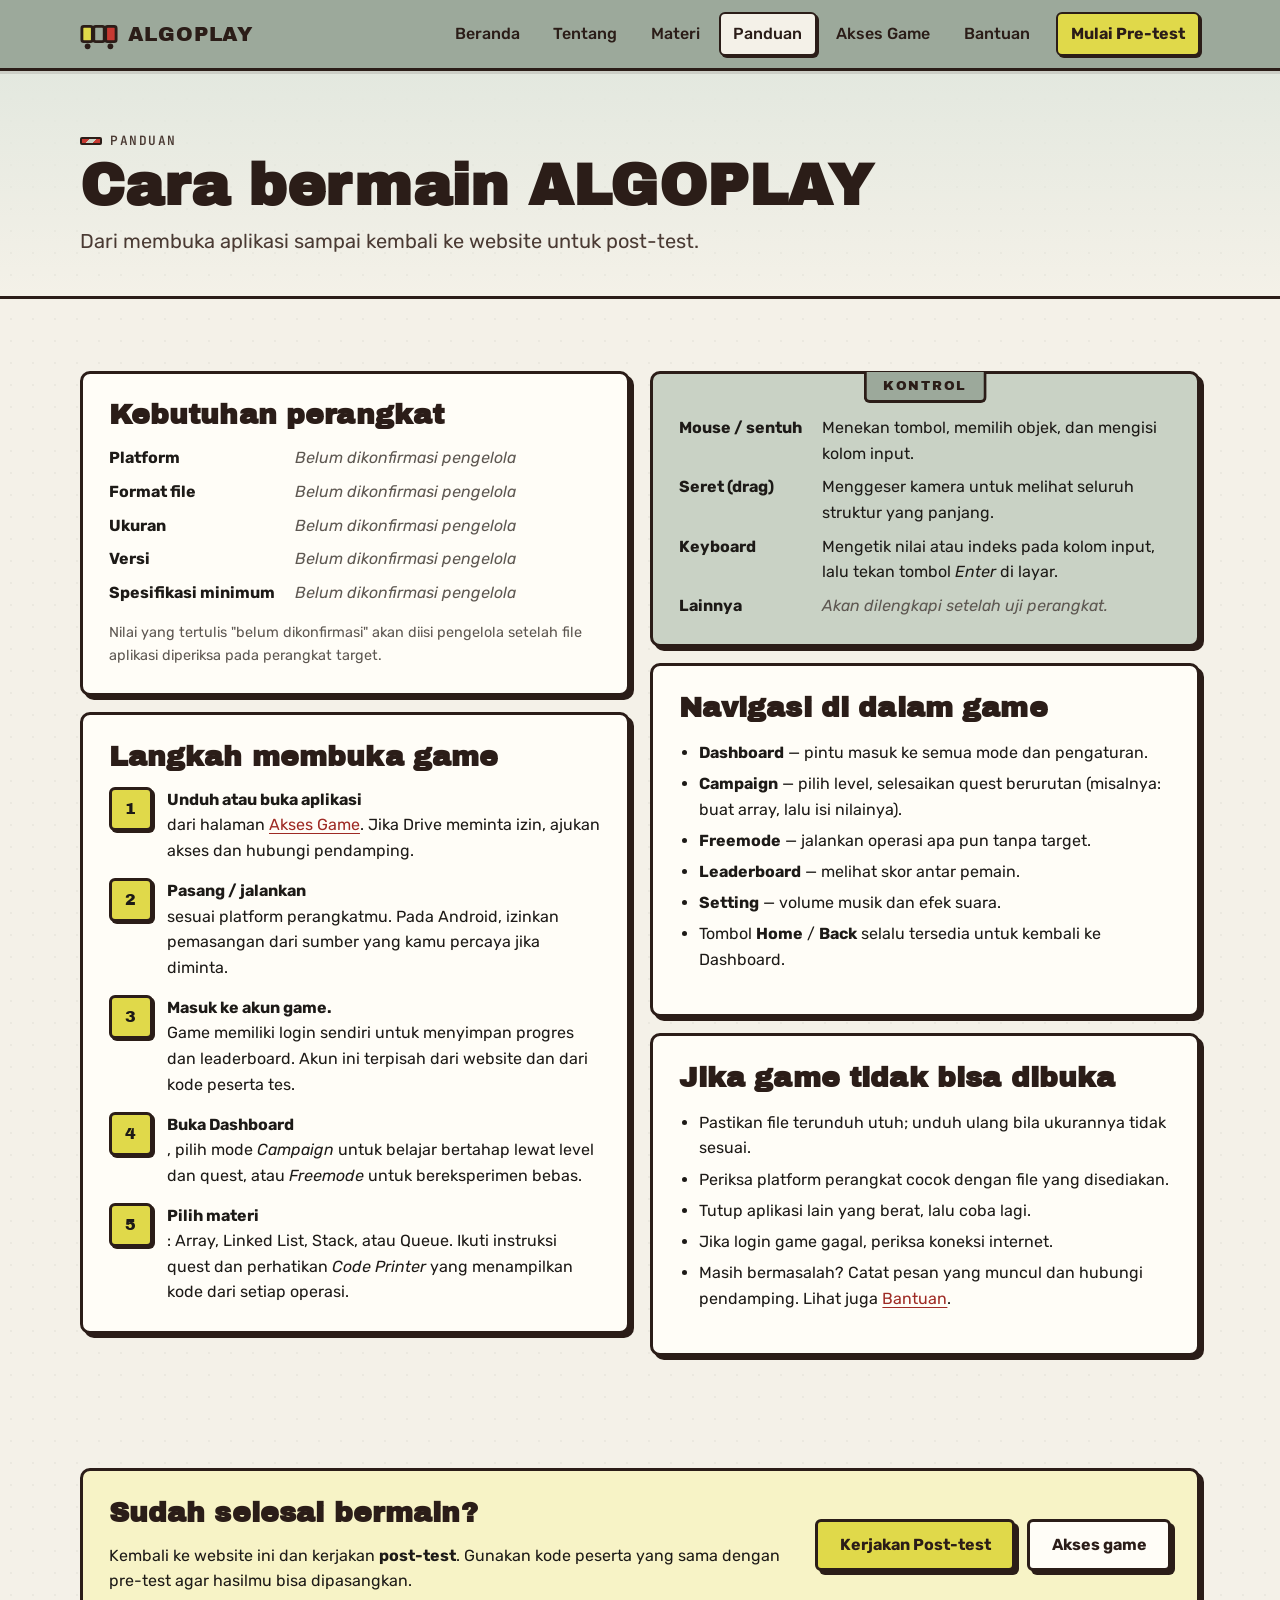
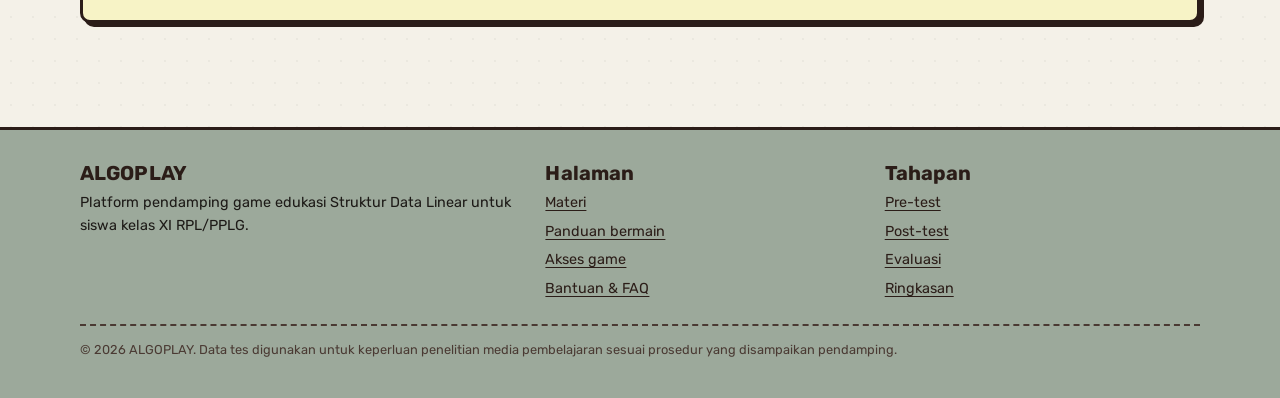
<file: panduan.html>
<!DOCTYPE html>
<html lang="id">
<head>
  <meta charset="utf-8" />
  <meta name="viewport" content="width=device-width, initial-scale=1" />
  <title>Panduan Bermain — ALGOPLAY</title>
  <meta name="description" content="Cara membuka game ALGOPLAY, kontrol, navigasi di dalam game, dan apa yang dilakukan setelah selesai bermain." />
  <link rel="preconnect" href="https://fonts.googleapis.com" />
  <link rel="preconnect" href="https://fonts.gstatic.com" crossorigin />
  <link href="https://fonts.googleapis.com/css2?family=Archivo+Black&family=JetBrains+Mono:wght@500;700&family=Rubik:wght@400;500;700&display=swap" rel="stylesheet" />
  <link rel="stylesheet" href="assets/css/styles.css" />
  <link rel="icon" href="assets/img/favicon.svg" type="image/svg+xml" />
</head>
<body>
  <a class="skip-link" href="#main">Lewati ke konten</a>

  <header class="site-header">
    <div class="container">
      <a class="brand" href="index.html" aria-label="ALGOPLAY, beranda">
        <svg class="brand__mark" viewBox="0 0 40 40" aria-hidden="true"><rect x="2" y="12" width="11" height="16" rx="2" fill="#e0d94a" stroke="#2b1d18" stroke-width="3"/><rect x="14.5" y="12" width="11" height="16" rx="2" fill="#9ca99b" stroke="#2b1d18" stroke-width="3"/><rect x="27" y="12" width="11" height="16" rx="2" fill="#c73a32" stroke="#2b1d18" stroke-width="3"/><circle cx="8" cy="33" r="3" fill="#2b1d18"/><circle cx="32" cy="33" r="3" fill="#2b1d18"/></svg>
        ALGOPLAY
      </a>
      <button class="nav-toggle" type="button" aria-expanded="false" aria-controls="site-nav" aria-label="Buka menu"><span></span></button>
      <nav class="nav" id="site-nav" aria-label="Navigasi utama">
        <a href="index.html">Beranda</a>
        <a href="tentang.html">Tentang</a>
        <a href="materi.html">Materi</a>
        <a href="panduan.html">Panduan</a>
        <a href="akses-game.html">Akses Game</a>
        <a href="faq.html">Bantuan</a>
        <a class="nav__cta" href="pretest.html">Mulai Pre-test</a>
      </nav>
    </div>
  </header>

  <main id="main">
    <section class="page-head">
      <div class="container">
        <span class="eyebrow">Panduan</span>
        <h1>Cara bermain ALGOPLAY</h1>
        <p class="lead">Dari membuka aplikasi sampai kembali ke website untuk post-test.</p>
      </div>
    </section>

    <section class="section">
      <div class="container grid grid--2" style="align-items:start">
        <div class="stack">
          <div class="card">
            <h3>Kebutuhan perangkat</h3>
            <dl class="spec">
              <dt>Platform</dt><dd><span data-config="game.platform"></span></dd>
              <dt>Format file</dt><dd><span data-config="game.fileFormat"></span></dd>
              <dt>Ukuran</dt><dd><span data-config="game.fileSize"></span></dd>
              <dt>Versi</dt><dd><span data-config="game.version"></span></dd>
              <dt>Spesifikasi minimum</dt><dd><span data-config="game.minRequirements"></span></dd>
            </dl>
            <p class="text-muted mt-1 mb-0" style="font-size:var(--fs-sm)">Nilai yang tertulis "belum dikonfirmasi" akan diisi pengelola setelah file aplikasi diperiksa pada perangkat target.</p>
          </div>

          <div class="card">
            <h3>Langkah membuka game</h3>
            <ol class="steps">
              <li><div><strong>Unduh atau buka aplikasi</strong> dari halaman <a href="akses-game.html">Akses Game</a>. Jika Drive meminta izin, ajukan akses dan hubungi pendamping.</div></li>
              <li><div><strong>Pasang / jalankan</strong> sesuai platform perangkatmu. Pada Android, izinkan pemasangan dari sumber yang kamu percaya jika diminta.</div></li>
              <li><div><strong>Masuk ke akun game.</strong> Game memiliki login sendiri untuk menyimpan progres dan leaderboard. Akun ini terpisah dari website dan dari kode peserta tes.</div></li>
              <li><div><strong>Buka Dashboard</strong>, pilih mode <em>Campaign</em> untuk belajar bertahap lewat level dan quest, atau <em>Freemode</em> untuk bereksperimen bebas.</div></li>
              <li><div><strong>Pilih materi</strong>: Array, Linked List, Stack, atau Queue. Ikuti instruksi quest dan perhatikan <em>Code Printer</em> yang menampilkan kode dari setiap operasi.</div></li>
            </ol>
          </div>
        </div>

        <div class="stack">
          <div class="card card--panel" data-label="Kontrol">
            <dl class="spec">
              <dt>Mouse / sentuh</dt><dd>Menekan tombol, memilih objek, dan mengisi kolom input.</dd>
              <dt>Seret (drag)</dt><dd>Menggeser kamera untuk melihat seluruh struktur yang panjang.</dd>
              <dt>Keyboard</dt><dd>Mengetik nilai atau indeks pada kolom input, lalu tekan tombol <em>Enter</em> di layar.</dd>
              <dt>Lainnya</dt><dd><span class="unconfirmed">Akan dilengkapi setelah uji perangkat.</span></dd>
            </dl>
          </div>

          <div class="card">
            <h3>Navigasi di dalam game</h3>
            <ul>
              <li><strong>Dashboard</strong> — pintu masuk ke semua mode dan pengaturan.</li>
              <li><strong>Campaign</strong> — pilih level, selesaikan quest berurutan (misalnya: buat array, lalu isi nilainya).</li>
              <li><strong>Freemode</strong> — jalankan operasi apa pun tanpa target.</li>
              <li><strong>Leaderboard</strong> — melihat skor antar pemain.</li>
              <li><strong>Setting</strong> — volume musik dan efek suara.</li>
              <li>Tombol <strong>Home</strong> / <strong>Back</strong> selalu tersedia untuk kembali ke Dashboard.</li>
            </ul>
          </div>

          <div class="card">
            <h3>Jika game tidak bisa dibuka</h3>
            <ul>
              <li>Pastikan file terunduh utuh; unduh ulang bila ukurannya tidak sesuai.</li>
              <li>Periksa platform perangkat cocok dengan file yang disediakan.</li>
              <li>Tutup aplikasi lain yang berat, lalu coba lagi.</li>
              <li>Jika login game gagal, periksa koneksi internet.</li>
              <li>Masih bermasalah? Catat pesan yang muncul dan hubungi pendamping. Lihat juga <a href="faq.html">Bantuan</a>.</li>
            </ul>
          </div>
        </div>
      </div>
    </section>

    <section class="section section--tight">
      <div class="container">
        <div class="card" style="background:var(--yellow-pale)">
          <div class="cta-band__grid">
            <div>
              <h3>Sudah selesai bermain?</h3>
              <p class="mb-0">Kembali ke website ini dan kerjakan <strong>post-test</strong>. Gunakan kode peserta yang sama dengan pre-test agar hasilmu bisa dipasangkan.</p>
            </div>
            <div class="btn-row">
              <a class="btn btn--primary" href="posttest.html">Kerjakan Post-test</a>
              <a class="btn" href="akses-game.html">Akses game</a>
            </div>
          </div>
        </div>
      </div>
    </section>
  </main>

  <footer class="site-footer">
    <div class="container">
      <div>
        <h4>ALGOPLAY</h4>
        <p class="mb-0">Platform pendamping game edukasi Struktur Data Linear untuk siswa kelas XI RPL/PPLG.</p>
      </div>
      <div>
        <h4>Halaman</h4>
        <ul>
          <li><a href="materi.html">Materi</a></li>
          <li><a href="panduan.html">Panduan bermain</a></li>
          <li><a href="akses-game.html">Akses game</a></li>
          <li><a href="faq.html">Bantuan &amp; FAQ</a></li>
        </ul>
      </div>
      <div>
        <h4>Tahapan</h4>
        <ul>
          <li><a href="pretest.html">Pre-test</a></li>
          <li><a href="posttest.html">Post-test</a></li>
          <li><a href="evaluasi.html">Evaluasi</a></li>
          <li><a href="selesai.html">Ringkasan</a></li>
        </ul>
      </div>
      <p class="copy">© <span data-year></span> ALGOPLAY. Data tes digunakan untuk keperluan penelitian media pembelajaran sesuai prosedur yang disampaikan pendamping.</p>
    </div>
  </footer>

  <script src="assets/js/config.js"></script>
  <script src="assets/js/main.js"></script>
  <script src="assets/js/progress.js"></script>
</body>
</html>
</file>
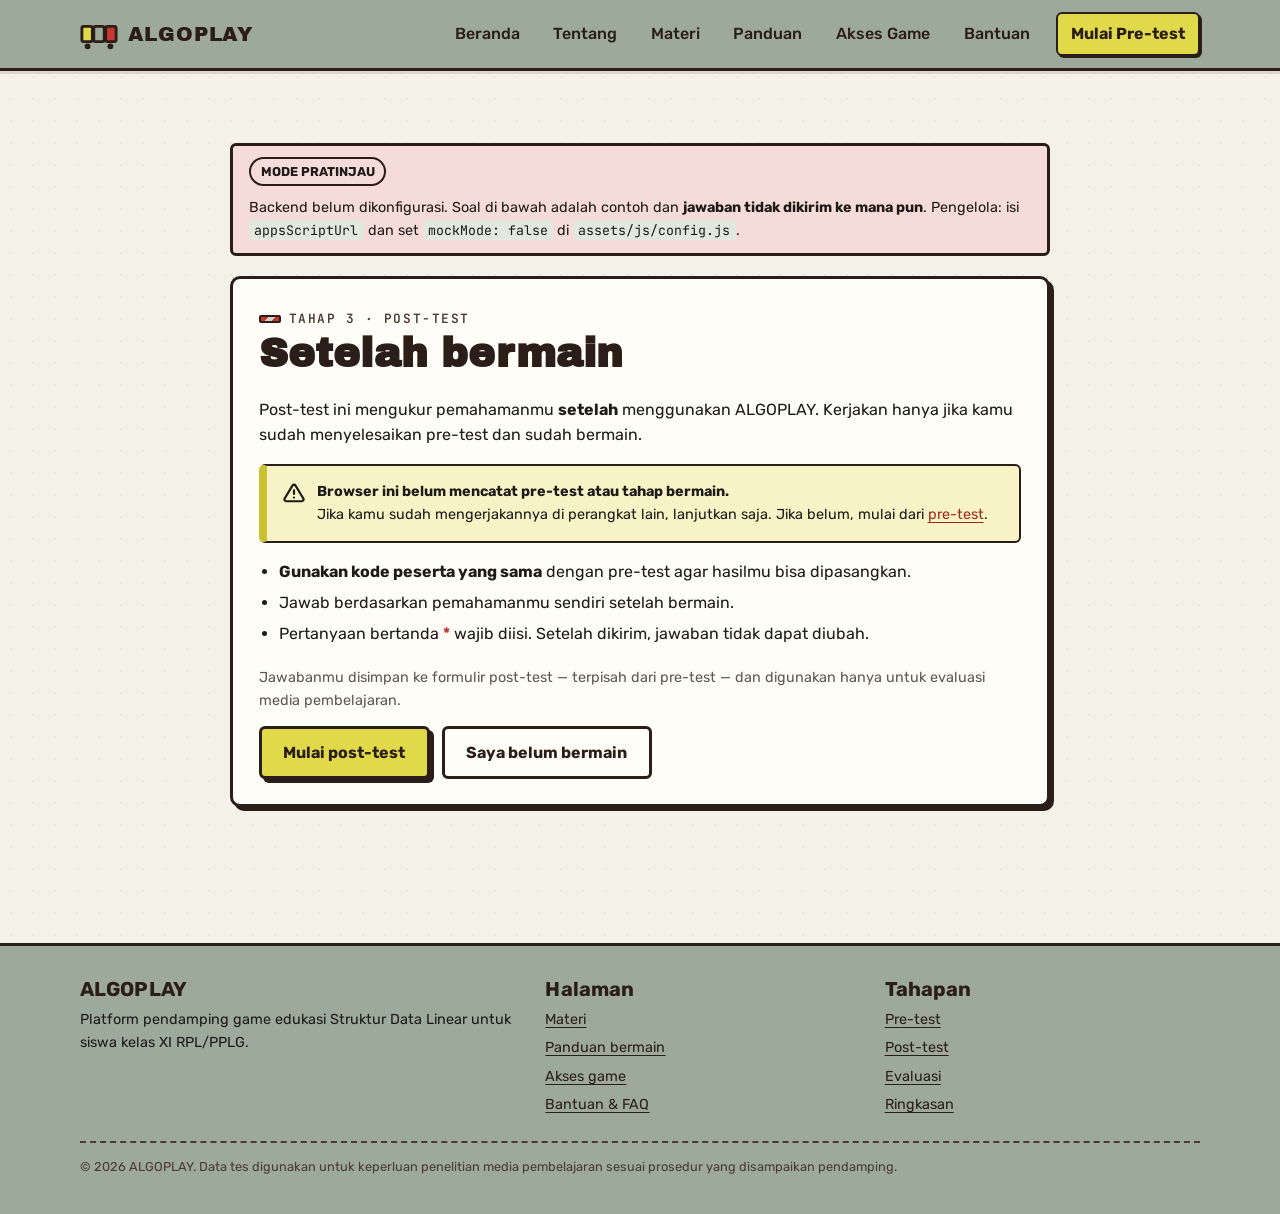
<file: posttest.html>
<!DOCTYPE html>
<html lang="id">
<head>
  <meta charset="utf-8" />
  <meta name="viewport" content="width=device-width, initial-scale=1" />
  <title>Post-test — ALGOPLAY</title>
  <meta name="description" content="Post-test Struktur Data Linear setelah bermain ALGOPLAY." />
  <meta name="robots" content="noindex" />
  <link rel="preconnect" href="https://fonts.googleapis.com" />
  <link rel="preconnect" href="https://fonts.gstatic.com" crossorigin />
  <link href="https://fonts.googleapis.com/css2?family=Archivo+Black&family=JetBrains+Mono:wght@500;700&family=Rubik:wght@400;500;700&display=swap" rel="stylesheet" />
  <link rel="stylesheet" href="assets/css/styles.css" />
  <link rel="stylesheet" href="assets/css/quiz.css" />
  <link rel="icon" href="assets/img/favicon.svg" type="image/svg+xml" />
</head>
<body>
  <a class="skip-link" href="#main">Lewati ke konten</a>

  <header class="site-header">
    <div class="container">
      <a class="brand" href="index.html" aria-label="ALGOPLAY, beranda">
        <svg class="brand__mark" viewBox="0 0 40 40" aria-hidden="true"><rect x="2" y="12" width="11" height="16" rx="2" fill="#e0d94a" stroke="#2b1d18" stroke-width="3"/><rect x="14.5" y="12" width="11" height="16" rx="2" fill="#9ca99b" stroke="#2b1d18" stroke-width="3"/><rect x="27" y="12" width="11" height="16" rx="2" fill="#c73a32" stroke="#2b1d18" stroke-width="3"/><circle cx="8" cy="33" r="3" fill="#2b1d18"/><circle cx="32" cy="33" r="3" fill="#2b1d18"/></svg>
        ALGOPLAY
      </a>
      <button class="nav-toggle" type="button" aria-expanded="false" aria-controls="site-nav" aria-label="Buka menu"><span></span></button>
      <nav class="nav" id="site-nav" aria-label="Navigasi utama">
        <a href="index.html">Beranda</a>
        <a href="tentang.html">Tentang</a>
        <a href="materi.html">Materi</a>
        <a href="panduan.html">Panduan</a>
        <a href="akses-game.html">Akses Game</a>
        <a href="faq.html">Bantuan</a>
        <a class="nav__cta" href="pretest.html">Mulai Pre-test</a>
      </nav>
    </div>
  </header>

  <main id="main" class="section" data-quiz="posttest">
    <div class="container quiz-wrap">
      <div class="card quiz-intro" data-quiz-intro>
        <span class="eyebrow">Tahap 3 · Post-test</span>
        <h2>Setelah bermain</h2>
        <p>Post-test ini mengukur pemahamanmu <strong>setelah</strong> menggunakan ALGOPLAY. Kerjakan hanya jika kamu sudah menyelesaikan pre-test dan sudah bermain.</p>
        <div class="notice notice--warn" data-posttest-warning hidden>
          <span class="notice__icon" aria-hidden="true"><svg viewBox="0 0 24 24" fill="none" stroke="currentColor" stroke-width="2.4" stroke-linecap="round" stroke-linejoin="round"><path d="M12 9v4m0 4h.01M10.3 3.9 1.8 18a2 2 0 0 0 1.7 3h17a2 2 0 0 0 1.7-3L13.7 3.9a2 2 0 0 0-3.4 0z"/></svg></span>
          <div><strong>Browser ini belum mencatat pre-test atau tahap bermain.</strong><p class="mb-0">Jika kamu sudah mengerjakannya di perangkat lain, lanjutkan saja. Jika belum, mulai dari <a href="pretest.html">pre-test</a>.</p></div>
        </div>
        <ul>
          <li><strong>Gunakan kode peserta yang sama</strong> dengan pre-test agar hasilmu bisa dipasangkan.</li>
          <li>Jawab berdasarkan pemahamanmu sendiri setelah bermain.</li>
          <li>Pertanyaan bertanda <span class="q-card__req">*</span> wajib diisi. Setelah dikirim, jawaban tidak dapat diubah.</li>
        </ul>
        <p class="text-muted" style="font-size:var(--fs-sm)" data-config-show="academicImpactNotice"><span data-config="academicImpactNotice" data-fallback=""></span></p>
        <p class="text-muted" style="font-size:var(--fs-sm)">Jawabanmu disimpan ke formulir post-test — terpisah dari pre-test — dan digunakan hanya untuk evaluasi media pembelajaran.</p>
        <div class="btn-row">
          <button type="button" class="btn btn--primary" data-quiz-start>Mulai post-test</button>
          <a class="btn btn--ghost" href="akses-game.html">Saya belum bermain</a>
        </div>
      </div>
      <div data-quiz-mount></div>
    </div>
  </main>

  <footer class="site-footer">
    <div class="container">
      <div>
        <h4>ALGOPLAY</h4>
        <p class="mb-0">Platform pendamping game edukasi Struktur Data Linear untuk siswa kelas XI RPL/PPLG.</p>
      </div>
      <div>
        <h4>Halaman</h4>
        <ul>
          <li><a href="materi.html">Materi</a></li>
          <li><a href="panduan.html">Panduan bermain</a></li>
          <li><a href="akses-game.html">Akses game</a></li>
          <li><a href="faq.html">Bantuan &amp; FAQ</a></li>
        </ul>
      </div>
      <div>
        <h4>Tahapan</h4>
        <ul>
          <li><a href="pretest.html">Pre-test</a></li>
          <li><a href="posttest.html">Post-test</a></li>
          <li><a href="evaluasi.html">Evaluasi</a></li>
          <li><a href="selesai.html">Ringkasan</a></li>
        </ul>
      </div>
      <p class="copy">© <span data-year></span> ALGOPLAY. Data tes digunakan untuk keperluan penelitian media pembelajaran sesuai prosedur yang disampaikan pendamping.</p>
    </div>
  </footer>

  <script src="assets/js/config.js"></script>
  <script src="assets/js/main.js"></script>
  <script src="assets/js/progress.js"></script>
  <script src="assets/js/mock-data.js"></script>
  <script src="assets/js/api.js"></script>
  <script src="assets/js/quiz.js"></script>
  <script>
    document.addEventListener("DOMContentLoaded", function () {
      var st = window.AlgoPlay.progress.get();
      var warn = document.querySelector("[data-posttest-warning]");
      if (warn && (st.pretest.status !== "done" || st.played.status !== "done")) warn.hidden = false;
    });
  </script>
</body>
</html>
</file>
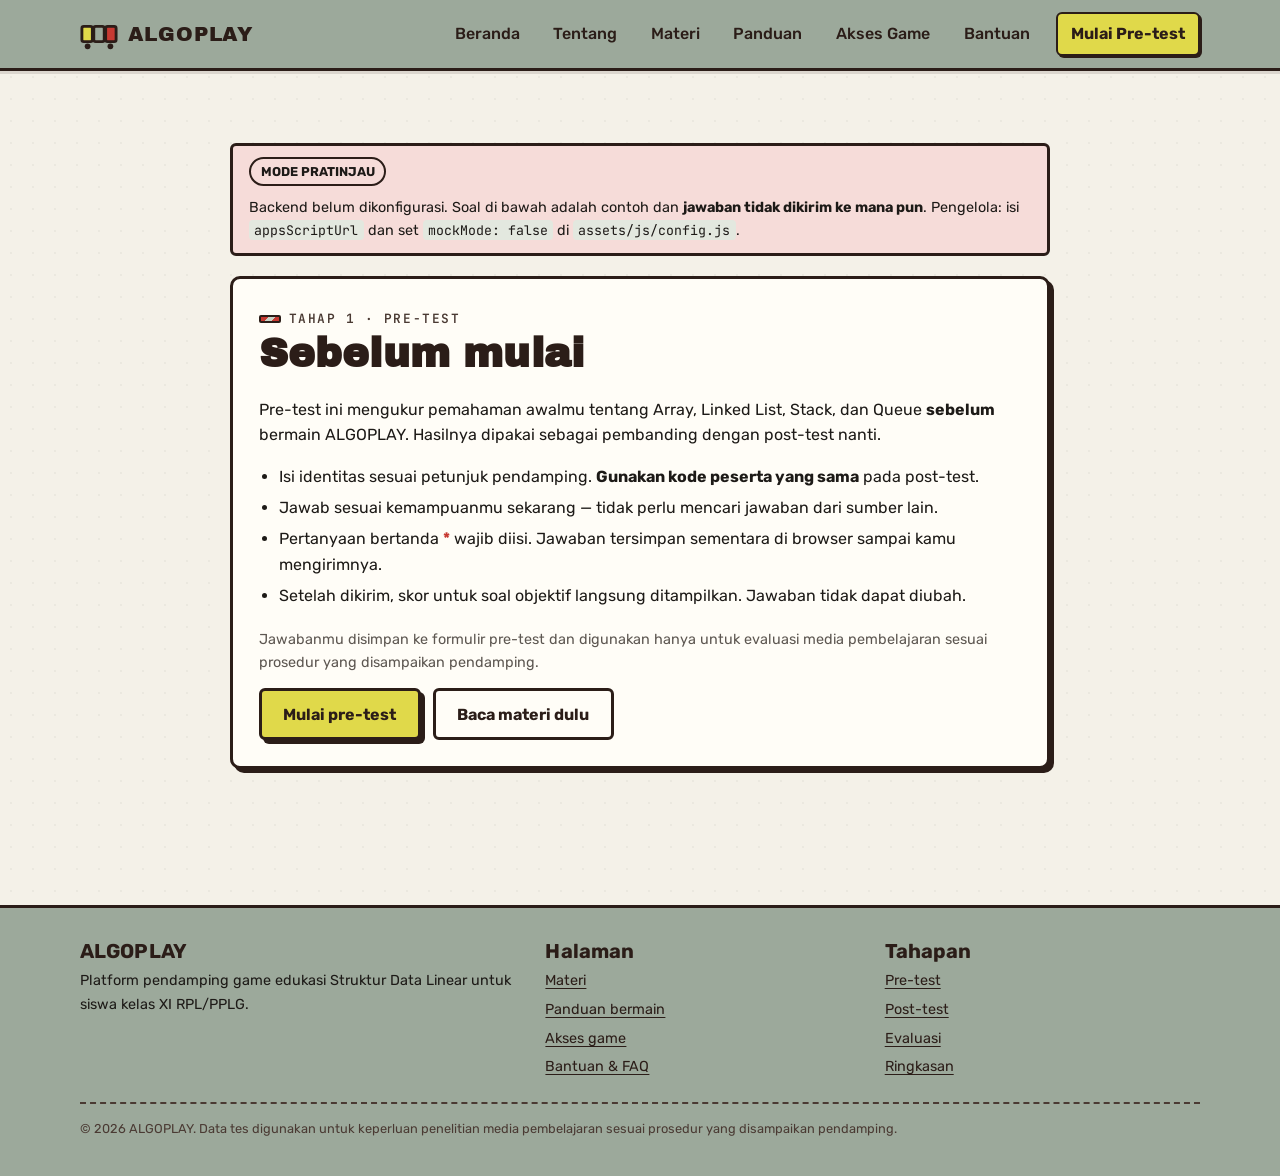
<file: pretest.html>
<!DOCTYPE html>
<html lang="id">
<head>
  <meta charset="utf-8" />
  <meta name="viewport" content="width=device-width, initial-scale=1" />
  <title>Pre-test — ALGOPLAY</title>
  <meta name="description" content="Pre-test Struktur Data Linear sebelum bermain ALGOPLAY." />
  <meta name="robots" content="noindex" />
  <link rel="preconnect" href="https://fonts.googleapis.com" />
  <link rel="preconnect" href="https://fonts.gstatic.com" crossorigin />
  <link href="https://fonts.googleapis.com/css2?family=Archivo+Black&family=JetBrains+Mono:wght@500;700&family=Rubik:wght@400;500;700&display=swap" rel="stylesheet" />
  <link rel="stylesheet" href="assets/css/styles.css" />
  <link rel="stylesheet" href="assets/css/quiz.css" />
  <link rel="icon" href="assets/img/favicon.svg" type="image/svg+xml" />
</head>
<body>
  <a class="skip-link" href="#main">Lewati ke konten</a>

  <header class="site-header">
    <div class="container">
      <a class="brand" href="index.html" aria-label="ALGOPLAY, beranda">
        <svg class="brand__mark" viewBox="0 0 40 40" aria-hidden="true"><rect x="2" y="12" width="11" height="16" rx="2" fill="#e0d94a" stroke="#2b1d18" stroke-width="3"/><rect x="14.5" y="12" width="11" height="16" rx="2" fill="#9ca99b" stroke="#2b1d18" stroke-width="3"/><rect x="27" y="12" width="11" height="16" rx="2" fill="#c73a32" stroke="#2b1d18" stroke-width="3"/><circle cx="8" cy="33" r="3" fill="#2b1d18"/><circle cx="32" cy="33" r="3" fill="#2b1d18"/></svg>
        ALGOPLAY
      </a>
      <button class="nav-toggle" type="button" aria-expanded="false" aria-controls="site-nav" aria-label="Buka menu"><span></span></button>
      <nav class="nav" id="site-nav" aria-label="Navigasi utama">
        <a href="index.html">Beranda</a>
        <a href="tentang.html">Tentang</a>
        <a href="materi.html">Materi</a>
        <a href="panduan.html">Panduan</a>
        <a href="akses-game.html">Akses Game</a>
        <a href="faq.html">Bantuan</a>
        <a class="nav__cta" href="pretest.html">Mulai Pre-test</a>
      </nav>
    </div>
  </header>

  <main id="main" class="section" data-quiz="pretest">
    <div class="container quiz-wrap">
      <div class="card quiz-intro" data-quiz-intro>
        <span class="eyebrow">Tahap 1 · Pre-test</span>
        <h2>Sebelum mulai</h2>
        <p>Pre-test ini mengukur pemahaman awalmu tentang Array, Linked List, Stack, dan Queue <strong>sebelum</strong> bermain ALGOPLAY. Hasilnya dipakai sebagai pembanding dengan post-test nanti.</p>
        <ul>
          <li>Isi identitas sesuai petunjuk pendamping. <strong>Gunakan kode peserta yang sama</strong> pada post-test.</li>
          <li>Jawab sesuai kemampuanmu sekarang — tidak perlu mencari jawaban dari sumber lain.</li>
          <li>Pertanyaan bertanda <span class="q-card__req">*</span> wajib diisi. Jawaban tersimpan sementara di browser sampai kamu mengirimnya.</li>
          <li>Setelah dikirim, skor untuk soal objektif langsung ditampilkan. Jawaban tidak dapat diubah.</li>
        </ul>
        <p class="text-muted" style="font-size:var(--fs-sm)" data-config-show="academicImpactNotice"><span data-config="academicImpactNotice" data-fallback=""></span></p>
        <p class="text-muted" style="font-size:var(--fs-sm)">Jawabanmu disimpan ke formulir pre-test dan digunakan hanya untuk evaluasi media pembelajaran sesuai prosedur yang disampaikan pendamping.</p>
        <div class="btn-row">
          <button type="button" class="btn btn--primary" data-quiz-start>Mulai pre-test</button>
          <a class="btn btn--ghost" href="materi.html">Baca materi dulu</a>
        </div>
      </div>
      <div data-quiz-mount></div>
    </div>
  </main>

  <footer class="site-footer">
    <div class="container">
      <div>
        <h4>ALGOPLAY</h4>
        <p class="mb-0">Platform pendamping game edukasi Struktur Data Linear untuk siswa kelas XI RPL/PPLG.</p>
      </div>
      <div>
        <h4>Halaman</h4>
        <ul>
          <li><a href="materi.html">Materi</a></li>
          <li><a href="panduan.html">Panduan bermain</a></li>
          <li><a href="akses-game.html">Akses game</a></li>
          <li><a href="faq.html">Bantuan &amp; FAQ</a></li>
        </ul>
      </div>
      <div>
        <h4>Tahapan</h4>
        <ul>
          <li><a href="pretest.html">Pre-test</a></li>
          <li><a href="posttest.html">Post-test</a></li>
          <li><a href="evaluasi.html">Evaluasi</a></li>
          <li><a href="selesai.html">Ringkasan</a></li>
        </ul>
      </div>
      <p class="copy">© <span data-year></span> ALGOPLAY. Data tes digunakan untuk keperluan penelitian media pembelajaran sesuai prosedur yang disampaikan pendamping.</p>
    </div>
  </footer>

  <script src="assets/js/config.js"></script>
  <script src="assets/js/main.js"></script>
  <script src="assets/js/progress.js"></script>
  <script src="assets/js/mock-data.js"></script>
  <script src="assets/js/api.js"></script>
  <script src="assets/js/quiz.js"></script>
</body>
</html>
</file>
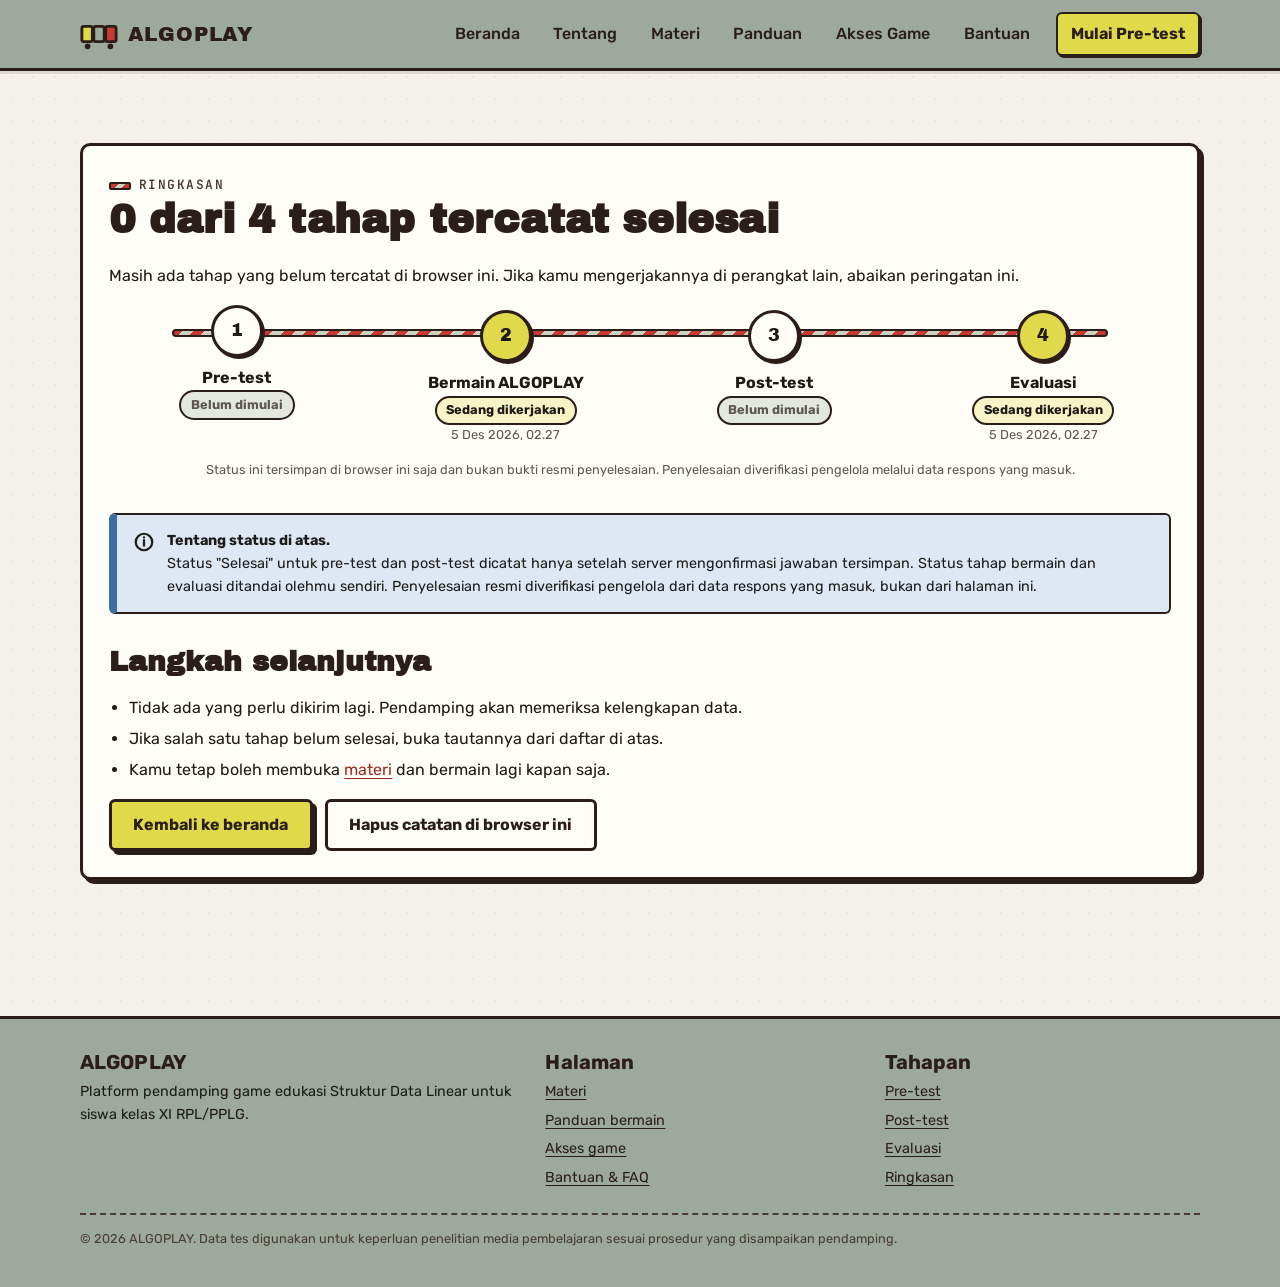
<file: selesai.html>
<!DOCTYPE html>
<html lang="id">
<head>
  <meta charset="utf-8" />
  <meta name="viewport" content="width=device-width, initial-scale=1" />
  <title>Ringkasan — ALGOPLAY</title>
  <meta name="description" content="Ringkasan tahapan pembelajaran ALGOPLAY yang tercatat di browser ini." />
  <meta name="robots" content="noindex" />
  <link rel="preconnect" href="https://fonts.googleapis.com" />
  <link rel="preconnect" href="https://fonts.gstatic.com" crossorigin />
  <link href="https://fonts.googleapis.com/css2?family=Archivo+Black&family=JetBrains+Mono:wght@500;700&family=Rubik:wght@400;500;700&display=swap" rel="stylesheet" />
  <link rel="stylesheet" href="assets/css/styles.css" />
  <link rel="icon" href="assets/img/favicon.svg" type="image/svg+xml" />
</head>
<body>
  <a class="skip-link" href="#main">Lewati ke konten</a>

  <header class="site-header">
    <div class="container">
      <a class="brand" href="index.html" aria-label="ALGOPLAY, beranda">
        <svg class="brand__mark" viewBox="0 0 40 40" aria-hidden="true"><rect x="2" y="12" width="11" height="16" rx="2" fill="#e0d94a" stroke="#2b1d18" stroke-width="3"/><rect x="14.5" y="12" width="11" height="16" rx="2" fill="#9ca99b" stroke="#2b1d18" stroke-width="3"/><rect x="27" y="12" width="11" height="16" rx="2" fill="#c73a32" stroke="#2b1d18" stroke-width="3"/><circle cx="8" cy="33" r="3" fill="#2b1d18"/><circle cx="32" cy="33" r="3" fill="#2b1d18"/></svg>
        ALGOPLAY
      </a>
      <button class="nav-toggle" type="button" aria-expanded="false" aria-controls="site-nav" aria-label="Buka menu"><span></span></button>
      <nav class="nav" id="site-nav" aria-label="Navigasi utama">
        <a href="index.html">Beranda</a>
        <a href="tentang.html">Tentang</a>
        <a href="materi.html">Materi</a>
        <a href="panduan.html">Panduan</a>
        <a href="akses-game.html">Akses Game</a>
        <a href="faq.html">Bantuan</a>
        <a class="nav__cta" href="pretest.html">Mulai Pre-test</a>
      </nav>
    </div>
  </header>

  <main id="main" class="section">
    <div class="container quiz-wrap">
      <div class="card" data-summary-card>
        <span class="eyebrow">Ringkasan</span>
        <h1 style="font-size:var(--fs-2xl)" data-summary-title>Rangkaian pembelajaran</h1>
        <p data-summary-lead></p>
        <div data-progress-rail></div>
        <div class="notice notice--info mt-2">
          <span class="notice__icon" aria-hidden="true"><svg viewBox="0 0 24 24" fill="none" stroke="currentColor" stroke-width="2.4" stroke-linecap="round"><circle cx="12" cy="12" r="9"/><path d="M12 10v6m0-9h.01"/></svg></span>
          <div><strong>Tentang status di atas.</strong><p class="mb-0">Status "Selesai" untuk pre-test dan post-test dicatat hanya setelah server mengonfirmasi jawaban tersimpan. Status tahap bermain dan evaluasi ditandai olehmu sendiri. Penyelesaian resmi diverifikasi pengelola dari data respons yang masuk, bukan dari halaman ini.</p></div>
        </div>
        <div class="grid grid--2 mt-2" data-scores></div>
        <h3 class="mt-2">Langkah selanjutnya</h3>
        <ul>
          <li>Tidak ada yang perlu dikirim lagi. Pendamping akan memeriksa kelengkapan data.</li>
          <li>Jika salah satu tahap belum selesai, buka tautannya dari daftar di atas.</li>
          <li>Kamu tetap boleh membuka <a href="materi.html">materi</a> dan bermain lagi kapan saja.</li>
        </ul>
        <div class="btn-row mt-1">
          <a class="btn btn--primary" href="index.html">Kembali ke beranda</a>
          <button type="button" class="btn btn--ghost" data-reset-progress>Hapus catatan di browser ini</button>
        </div>
      </div>
    </div>
  </main>

  <footer class="site-footer">
    <div class="container">
      <div>
        <h4>ALGOPLAY</h4>
        <p class="mb-0">Platform pendamping game edukasi Struktur Data Linear untuk siswa kelas XI RPL/PPLG.</p>
      </div>
      <div>
        <h4>Halaman</h4>
        <ul>
          <li><a href="materi.html">Materi</a></li>
          <li><a href="panduan.html">Panduan bermain</a></li>
          <li><a href="akses-game.html">Akses game</a></li>
          <li><a href="faq.html">Bantuan &amp; FAQ</a></li>
        </ul>
      </div>
      <div>
        <h4>Tahapan</h4>
        <ul>
          <li><a href="pretest.html">Pre-test</a></li>
          <li><a href="posttest.html">Post-test</a></li>
          <li><a href="evaluasi.html">Evaluasi</a></li>
          <li><a href="selesai.html">Ringkasan</a></li>
        </ul>
      </div>
      <p class="copy">© <span data-year></span> ALGOPLAY. Data tes digunakan untuk keperluan penelitian media pembelajaran sesuai prosedur yang disampaikan pendamping.</p>
    </div>
  </footer>

  <script src="assets/js/config.js"></script>
  <script src="assets/js/main.js"></script>
  <script src="assets/js/progress.js"></script>
  <script>
    document.addEventListener("DOMContentLoaded", function () {
      var P = window.AlgoPlay.progress;
      var esc = window.AlgoPlay.escapeHtml;
      function render() {
        var st = P.get();
        var doneCount = P.STEPS.filter(function (s) { return st[s.key].status === "done"; }).length;
        var all = doneCount === P.STEPS.length;
        document.querySelector("[data-summary-title]").textContent = all ? "Semua tahap tercatat selesai" : doneCount + " dari " + P.STEPS.length + " tahap tercatat selesai";
        document.querySelector("[data-summary-lead]").textContent = all
          ? "Terima kasih sudah mengikuti seluruh rangkaian. Catatan di bawah berasal dari browser ini."
          : "Masih ada tahap yang belum tercatat di browser ini. Jika kamu mengerjakannya di perangkat lain, abaikan peringatan ini.";
        var scores = document.querySelector("[data-scores]");
        var html = "";
        ["pretest", "posttest"].forEach(function (k) {
          var s = st[k];
          if (s.status !== "done") return;
          html += '<div class="card card--flat card--sage"><strong>' + (k === "pretest" ? "Pre-test" : "Post-test") + "</strong><br>" +
            (s.percentage !== null && s.percentage !== undefined ? '<span style="font-family:var(--font-display);font-size:1.6rem">' + s.percentage + "%</span><br>" : '<span class="text-muted">Skor otomatis tidak tersedia</span><br>') +
            '<span class="text-muted" style="font-size:var(--fs-xs)">ID respons: ' + esc(s.responseId || "-") + "</span></div>";
        });
        scores.innerHTML = html;
      }
      document.querySelector("[data-reset-progress]").addEventListener("click", function () {
        if (confirm("Hapus catatan tahap di browser ini? Data yang sudah terkirim ke formulir tidak terpengaruh.")) { P.reset(); render(); }
      });
      render();
    });
  </script>
</body>
</html>
</file>
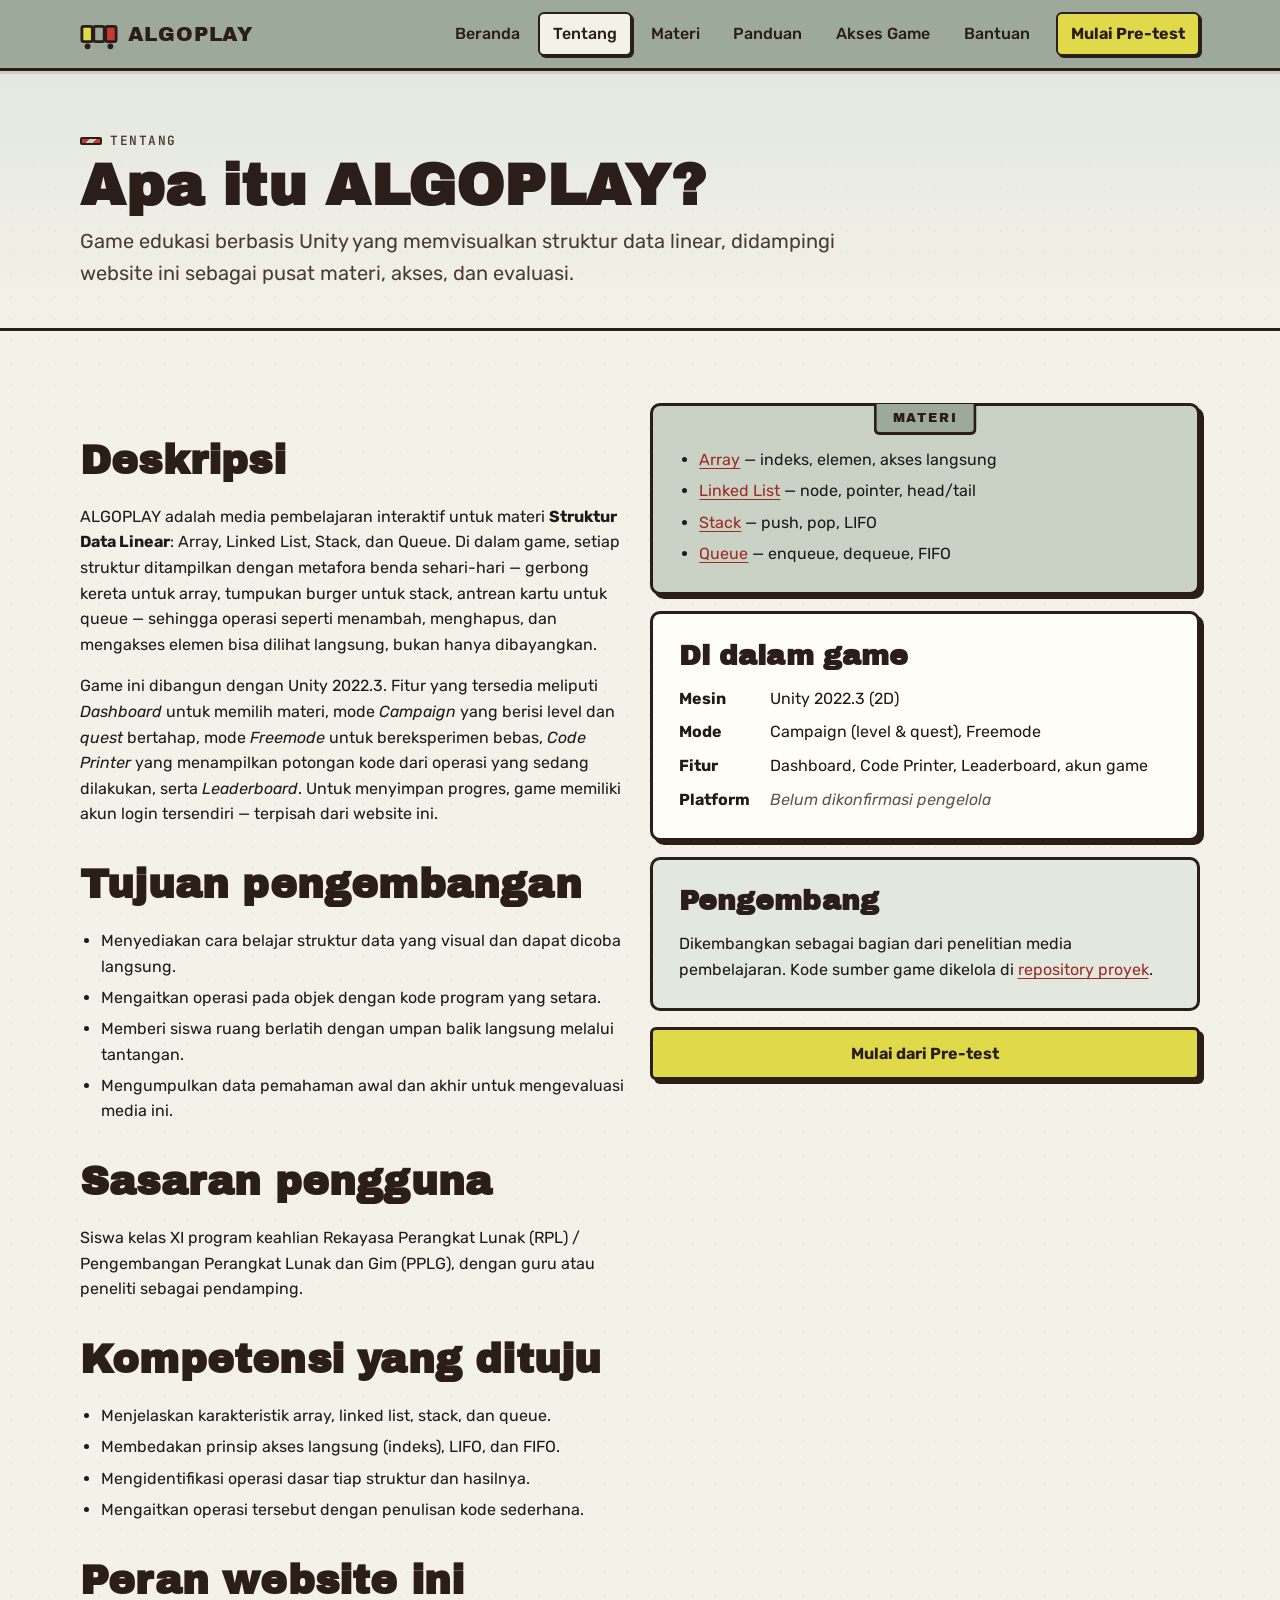
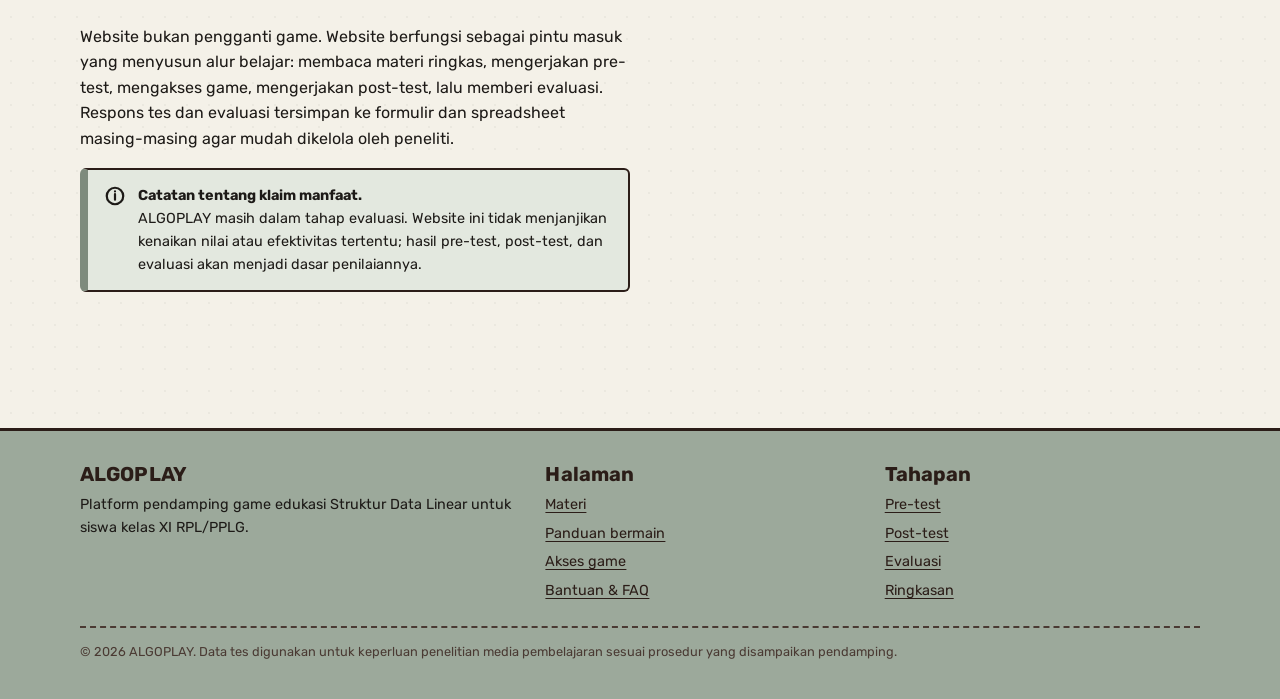
<file: tentang.html>
<!DOCTYPE html>
<html lang="id">
<head>
  <meta charset="utf-8" />
  <meta name="viewport" content="width=device-width, initial-scale=1" />
  <title>Tentang ALGOPLAY</title>
  <meta name="description" content="Apa itu ALGOPLAY, untuk siapa, materi apa yang dicakup, dan bagaimana perannya sebagai media pembelajaran Struktur Data Linear." />
  <link rel="preconnect" href="https://fonts.googleapis.com" />
  <link rel="preconnect" href="https://fonts.gstatic.com" crossorigin />
  <link href="https://fonts.googleapis.com/css2?family=Archivo+Black&family=JetBrains+Mono:wght@500;700&family=Rubik:wght@400;500;700&display=swap" rel="stylesheet" />
  <link rel="stylesheet" href="assets/css/styles.css" />
  <link rel="icon" href="assets/img/favicon.svg" type="image/svg+xml" />
</head>
<body>
  <a class="skip-link" href="#main">Lewati ke konten</a>

  <header class="site-header">
    <div class="container">
      <a class="brand" href="index.html" aria-label="ALGOPLAY, beranda">
        <svg class="brand__mark" viewBox="0 0 40 40" aria-hidden="true"><rect x="2" y="12" width="11" height="16" rx="2" fill="#e0d94a" stroke="#2b1d18" stroke-width="3"/><rect x="14.5" y="12" width="11" height="16" rx="2" fill="#9ca99b" stroke="#2b1d18" stroke-width="3"/><rect x="27" y="12" width="11" height="16" rx="2" fill="#c73a32" stroke="#2b1d18" stroke-width="3"/><circle cx="8" cy="33" r="3" fill="#2b1d18"/><circle cx="32" cy="33" r="3" fill="#2b1d18"/></svg>
        ALGOPLAY
      </a>
      <button class="nav-toggle" type="button" aria-expanded="false" aria-controls="site-nav" aria-label="Buka menu"><span></span></button>
      <nav class="nav" id="site-nav" aria-label="Navigasi utama">
        <a href="index.html">Beranda</a>
        <a href="tentang.html">Tentang</a>
        <a href="materi.html">Materi</a>
        <a href="panduan.html">Panduan</a>
        <a href="akses-game.html">Akses Game</a>
        <a href="faq.html">Bantuan</a>
        <a class="nav__cta" href="pretest.html">Mulai Pre-test</a>
      </nav>
    </div>
  </header>

  <main id="main">
    <section class="page-head">
      <div class="container">
        <span class="eyebrow">Tentang</span>
        <h1>Apa itu ALGOPLAY?</h1>
        <p class="lead">Game edukasi berbasis Unity yang memvisualkan struktur data linear, didampingi website ini sebagai pusat materi, akses, dan evaluasi.</p>
      </div>
    </section>

    <section class="section">
      <div class="container grid grid--2" style="align-items:start">
        <div class="prose">
          <h2 class="mt-0">Deskripsi</h2>
          <p>ALGOPLAY adalah media pembelajaran interaktif untuk materi <strong>Struktur Data Linear</strong>: Array, Linked List, Stack, dan Queue. Di dalam game, setiap struktur ditampilkan dengan metafora benda sehari-hari — gerbong kereta untuk array, tumpukan burger untuk stack, antrean kartu untuk queue — sehingga operasi seperti menambah, menghapus, dan mengakses elemen bisa dilihat langsung, bukan hanya dibayangkan.</p>
          <p>Game ini dibangun dengan Unity 2022.3. Fitur yang tersedia meliputi <em>Dashboard</em> untuk memilih materi, mode <em>Campaign</em> yang berisi level dan <em>quest</em> bertahap, mode <em>Freemode</em> untuk bereksperimen bebas, <em>Code Printer</em> yang menampilkan potongan kode dari operasi yang sedang dilakukan, serta <em>Leaderboard</em>. Untuk menyimpan progres, game memiliki akun login tersendiri — terpisah dari website ini.</p>

          <h2>Tujuan pengembangan</h2>
          <ul>
            <li>Menyediakan cara belajar struktur data yang visual dan dapat dicoba langsung.</li>
            <li>Mengaitkan operasi pada objek dengan kode program yang setara.</li>
            <li>Memberi siswa ruang berlatih dengan umpan balik langsung melalui tantangan.</li>
            <li>Mengumpulkan data pemahaman awal dan akhir untuk mengevaluasi media ini.</li>
          </ul>

          <h2>Sasaran pengguna</h2>
          <p>Siswa kelas XI program keahlian Rekayasa Perangkat Lunak (RPL) / Pengembangan Perangkat Lunak dan Gim (PPLG), dengan guru atau peneliti sebagai pendamping.</p>

          <h2>Kompetensi yang dituju</h2>
          <ul>
            <li>Menjelaskan karakteristik array, linked list, stack, dan queue.</li>
            <li>Membedakan prinsip akses langsung (indeks), LIFO, dan FIFO.</li>
            <li>Mengidentifikasi operasi dasar tiap struktur dan hasilnya.</li>
            <li>Mengaitkan operasi tersebut dengan penulisan kode sederhana.</li>
          </ul>

          <h2>Peran website ini</h2>
          <p>Website bukan pengganti game. Website berfungsi sebagai pintu masuk yang menyusun alur belajar: membaca materi ringkas, mengerjakan pre-test, mengakses game, mengerjakan post-test, lalu memberi evaluasi. Respons tes dan evaluasi tersimpan ke formulir dan spreadsheet masing-masing agar mudah dikelola oleh peneliti.</p>

          <div class="notice notice--neutral">
            <span class="notice__icon" aria-hidden="true"><svg viewBox="0 0 24 24" fill="none" stroke="currentColor" stroke-width="2.4" stroke-linecap="round"><circle cx="12" cy="12" r="9"/><path d="M12 10v6m0-9h.01"/></svg></span>
            <div><strong>Catatan tentang klaim manfaat.</strong><p class="mb-0">ALGOPLAY masih dalam tahap evaluasi. Website ini tidak menjanjikan kenaikan nilai atau efektivitas tertentu; hasil pre-test, post-test, dan evaluasi akan menjadi dasar penilaiannya.</p></div>
          </div>
        </div>

        <aside class="stack">
          <div class="card card--panel" data-label="Materi">
            <ul style="margin:0">
              <li><a href="materi.html#array">Array</a> — indeks, elemen, akses langsung</li>
              <li><a href="materi.html#linked-list">Linked List</a> — node, pointer, head/tail</li>
              <li><a href="materi.html#stack">Stack</a> — push, pop, LIFO</li>
              <li><a href="materi.html#queue">Queue</a> — enqueue, dequeue, FIFO</li>
            </ul>
          </div>
          <div class="card">
            <h3>Di dalam game</h3>
            <dl class="spec">
              <dt>Mesin</dt><dd>Unity 2022.3 (2D)</dd>
              <dt>Mode</dt><dd>Campaign (level &amp; quest), Freemode</dd>
              <dt>Fitur</dt><dd>Dashboard, Code Printer, Leaderboard, akun game</dd>
              <dt>Platform</dt><dd><span data-config="game.platform"></span></dd>
            </dl>
          </div>
          <div class="card card--flat card--sage">
            <h3>Pengembang</h3>
            <p class="mb-0">Dikembangkan sebagai bagian dari penelitian media pembelajaran. Kode sumber game dikelola di <a href="https://github.com/Raiduts/project_s" target="_blank" rel="noopener">repository proyek</a>.</p>
          </div>
          <a class="btn btn--primary btn--block" href="pretest.html">Mulai dari Pre-test</a>
        </aside>
      </div>
    </section>
  </main>

  <footer class="site-footer">
    <div class="container">
      <div>
        <h4>ALGOPLAY</h4>
        <p class="mb-0">Platform pendamping game edukasi Struktur Data Linear untuk siswa kelas XI RPL/PPLG.</p>
      </div>
      <div>
        <h4>Halaman</h4>
        <ul>
          <li><a href="materi.html">Materi</a></li>
          <li><a href="panduan.html">Panduan bermain</a></li>
          <li><a href="akses-game.html">Akses game</a></li>
          <li><a href="faq.html">Bantuan &amp; FAQ</a></li>
        </ul>
      </div>
      <div>
        <h4>Tahapan</h4>
        <ul>
          <li><a href="pretest.html">Pre-test</a></li>
          <li><a href="posttest.html">Post-test</a></li>
          <li><a href="evaluasi.html">Evaluasi</a></li>
          <li><a href="selesai.html">Ringkasan</a></li>
        </ul>
      </div>
      <p class="copy">© <span data-year></span> ALGOPLAY. Data tes digunakan untuk keperluan penelitian media pembelajaran sesuai prosedur yang disampaikan pendamping.</p>
    </div>
  </footer>

  <script src="assets/js/config.js"></script>
  <script src="assets/js/main.js"></script>
  <script src="assets/js/progress.js"></script>
</body>
</html>
</file>
<file: assets/css/styles.css>
/* ==========================================================================
   ALGOPLAY — Design tokens & komponen
   Arah visual: "operator console" industrial-kartun dari aset game
   (panel sage-grey, outline tinta tebal, aksen merah, CTA kuning).
   ========================================================================== */

:root {
  /* Palet dari sprite game */
  --ink: #2b1d18;
  --ink-soft: #4a3a33;
  --text: #1d1a17;
  --text-muted: #5d5751;
  --paper: #f4f1e8;
  --paper-2: #ebe7db;
  --card: #fffdf7;
  --sage: #9ca99b;
  --sage-light: #c9d2c5;
  --sage-pale: #e3e8df;
  --sage-shade: #7e8b7d;
  --red: #c73a32;
  --red-dark: #9e2a24;
  --red-pale: #f6dcd9;
  --yellow: #e0d94a;
  --yellow-dark: #c9c12e;
  --yellow-pale: #f7f3c6;
  --green: #3f8a4f;
  --green-pale: #dcefdf;
  --blue: #3b6ea5;
  --blue-pale: #dde8f4;
  --focus: #1f5fbf;

  /* Tipografi */
  --font-display: "Archivo Black", "Arial Black", sans-serif;
  --font-body: "Rubik", system-ui, -apple-system, "Segoe UI", sans-serif;
  --font-mono: "JetBrains Mono", ui-monospace, "Cascadia Mono", Consolas, monospace;

  --fs-xs: 0.8rem;
  --fs-sm: 0.9rem;
  --fs-md: 1rem;
  --fs-lg: clamp(1.1rem, 1rem + 0.5vw, 1.25rem);
  --fs-xl: clamp(1.35rem, 1.15rem + 1vw, 1.75rem);
  --fs-2xl: clamp(1.75rem, 1.3rem + 2vw, 2.5rem);
  --fs-3xl: clamp(2.2rem, 1.5rem + 3.5vw, 3.6rem);

  /* Bentuk */
  --line: 3px;
  --radius-sm: 6px;
  --radius: 10px;
  --radius-lg: 16px;
  --shadow-hard: 4px 4px 0 var(--ink);
  --shadow-hard-sm: 2px 2px 0 var(--ink);
  --shadow-soft: 0 10px 30px rgba(43, 29, 24, 0.08);

  --container: 1120px;
  --gutter: clamp(1rem, 4vw, 2rem);
  --header-h: 68px;
}

/* ---------- Reset ringan ---------- */
*,
*::before,
*::after {
  box-sizing: border-box;
}
html {
  -webkit-text-size-adjust: 100%;
  scroll-behavior: smooth;
}
body {
  margin: 0;
  font-family: var(--font-body);
  font-size: var(--fs-md);
  line-height: 1.6;
  color: var(--text);
  background: var(--paper);
  background-image: radial-gradient(rgba(43, 29, 24, 0.045) 1px, transparent 1px);
  background-size: 22px 22px;
  overflow-x: hidden;
}
img,
svg {
  max-width: 100%;
  height: auto;
  display: block;
}
h1,
h2,
h3,
h4 {
  font-family: var(--font-display);
  line-height: 1.15;
  margin: 0 0 0.5em;
  color: var(--ink);
  letter-spacing: 0.005em;
}
h1 {
  font-size: var(--fs-3xl);
}
h2 {
  font-size: var(--fs-2xl);
}
h3 {
  font-size: var(--fs-xl);
}
h4 {
  font-size: var(--fs-lg);
  font-family: var(--font-body);
  font-weight: 700;
}
p {
  margin: 0 0 1em;
}
a {
  color: var(--red-dark);
  text-underline-offset: 3px;
}
a:hover {
  color: var(--red);
}
code,
kbd {
  font-family: var(--font-mono);
  font-size: 0.92em;
  background: var(--sage-pale);
  padding: 0.1em 0.4em;
  border-radius: 4px;
}
ul,
ol {
  padding-left: 1.3rem;
}
li + li {
  margin-top: 0.35rem;
}
hr {
  border: 0;
  border-top: var(--line) solid var(--ink);
  margin: 2rem 0;
}
:focus-visible {
  outline: 3px solid var(--focus);
  outline-offset: 3px;
  border-radius: 4px;
}
.sr-only {
  position: absolute !important;
  width: 1px;
  height: 1px;
  padding: 0;
  margin: -1px;
  overflow: hidden;
  clip: rect(0, 0, 0, 0);
  white-space: nowrap;
  border: 0;
}
.skip-link {
  position: absolute;
  left: 1rem;
  top: -100px;
  z-index: 100;
  background: var(--yellow);
  color: var(--ink);
  padding: 0.6rem 1rem;
  border: var(--line) solid var(--ink);
  border-radius: var(--radius-sm);
  font-weight: 700;
}
.skip-link:focus {
  top: 1rem;
}

/* ---------- Layout ---------- */
.container {
  width: min(100% - 2 * var(--gutter), var(--container));
  margin-inline: auto;
}
.section {
  padding-block: clamp(2.5rem, 6vw, 4.5rem);
}
.section--tight {
  padding-block: clamp(1.5rem, 4vw, 2.5rem);
}
.section-head {
  max-width: 62ch;
  margin-bottom: 2rem;
}
.section-head .eyebrow {
  margin-bottom: 0.6rem;
}
.eyebrow {
  display: inline-flex;
  align-items: center;
  gap: 0.5rem;
  font-family: var(--font-mono);
  font-size: var(--fs-xs);
  letter-spacing: 0.12em;
  text-transform: uppercase;
  color: var(--ink-soft);
  font-weight: 600;
}
.eyebrow::before {
  content: "";
  width: 22px;
  height: 8px;
  background: repeating-linear-gradient(
    -45deg,
    var(--red) 0 5px,
    var(--sage-light) 5px 10px
  );
  border: 2px solid var(--ink);
  border-radius: 2px;
}
.lead {
  font-size: var(--fs-lg);
  color: var(--ink-soft);
  max-width: 60ch;
}
.grid {
  display: grid;
  gap: 1.25rem;
}
.grid--2 {
  grid-template-columns: repeat(auto-fit, minmax(min(100%, 300px), 1fr));
}
.grid--3 {
  grid-template-columns: repeat(auto-fit, minmax(min(100%, 260px), 1fr));
}
.grid--4 {
  grid-template-columns: repeat(auto-fit, minmax(min(100%, 230px), 1fr));
}
.stack > * + * {
  margin-top: 1rem;
}
.prose {
  max-width: 72ch;
}
.prose h2 {
  margin-top: 2.2rem;
}
.prose h3 {
  margin-top: 1.6rem;
}
.text-muted {
  color: var(--text-muted);
}
.mono {
  font-family: var(--font-mono);
}
.hazard {
  height: 10px;
  background: repeating-linear-gradient(
    -45deg,
    var(--red) 0 14px,
    var(--sage-light) 14px 28px
  );
  border-block: var(--line) solid var(--ink);
}

/* ---------- Header ---------- */
.site-header {
  position: sticky;
  top: 0;
  z-index: 50;
  background: var(--sage);
  border-bottom: var(--line) solid var(--ink);
  box-shadow: 0 3px 0 rgba(43, 29, 24, 0.12);
}
.site-header .container {
  min-height: var(--header-h);
  display: flex;
  align-items: center;
  justify-content: space-between;
  gap: 1rem;
}
.brand {
  display: inline-flex;
  align-items: center;
  gap: 0.6rem;
  text-decoration: none;
  color: var(--ink);
  font-family: var(--font-display);
  font-size: 1.25rem;
  letter-spacing: 0.04em;
}
.brand__mark {
  width: 38px;
  height: 38px;
  flex: none;
}
.nav {
  display: flex;
  align-items: center;
  gap: 0.25rem;
}
.nav a {
  display: inline-flex;
  align-items: center;
  min-height: 44px;
  padding: 0.35rem 0.8rem;
  border-radius: var(--radius-sm);
  text-decoration: none;
  color: var(--ink);
  font-weight: 500;
  border: 2px solid transparent;
}
.nav a:hover {
  background: var(--sage-light);
}
.nav a[aria-current="page"] {
  background: var(--paper);
  border-color: var(--ink);
  box-shadow: var(--shadow-hard-sm);
}
.nav a.nav__cta {
  background: var(--yellow);
  border-color: var(--ink);
  box-shadow: var(--shadow-hard-sm);
  margin-left: 0.5rem;
  font-weight: 700;
}
.nav-toggle {
  display: none;
  min-width: 44px;
  min-height: 44px;
  align-items: center;
  justify-content: center;
  background: var(--paper);
  border: var(--line) solid var(--ink);
  border-radius: var(--radius-sm);
  box-shadow: var(--shadow-hard-sm);
  cursor: pointer;
}
.nav-toggle span {
  display: block;
  width: 20px;
  height: 3px;
  background: var(--ink);
  border-radius: 2px;
  position: relative;
}
.nav-toggle span::before,
.nav-toggle span::after {
  content: "";
  position: absolute;
  left: 0;
  width: 20px;
  height: 3px;
  background: var(--ink);
  border-radius: 2px;
}
.nav-toggle span::before {
  top: -6px;
}
.nav-toggle span::after {
  top: 6px;
}
@media (max-width: 860px) {
  .nav-toggle {
    display: inline-flex;
  }
  .nav {
    position: absolute;
    top: 100%;
    left: 0;
    right: 0;
    flex-direction: column;
    align-items: stretch;
    gap: 0.25rem;
    background: var(--sage);
    border-bottom: var(--line) solid var(--ink);
    padding: 0.75rem var(--gutter) 1rem;
    display: none;
  }
  .nav.is-open {
    display: flex;
  }
  .nav a {
    justify-content: flex-start;
  }
  .nav a.nav__cta {
    margin-left: 0;
    justify-content: center;
  }
}

/* ---------- Tombol ---------- */
.btn {
  --btn-bg: var(--card);
  --btn-fg: var(--ink);
  display: inline-flex;
  align-items: center;
  justify-content: center;
  gap: 0.5rem;
  min-height: 48px;
  padding: 0.65rem 1.35rem;
  font: inherit;
  font-weight: 700;
  color: var(--btn-fg);
  background: var(--btn-bg);
  border: var(--line) solid var(--ink);
  border-radius: var(--radius-sm);
  box-shadow: var(--shadow-hard);
  text-decoration: none;
  cursor: pointer;
  transition: transform 0.12s ease, box-shadow 0.12s ease;
  text-align: center;
}
.btn:hover {
  transform: translate(-1px, -1px);
  box-shadow: 5px 5px 0 var(--ink);
  color: var(--btn-fg);
}
.btn:active {
  transform: translate(2px, 2px);
  box-shadow: 2px 2px 0 var(--ink);
}
.btn:disabled,
.btn[aria-disabled="true"] {
  opacity: 0.55;
  cursor: not-allowed;
  transform: none;
  box-shadow: var(--shadow-hard-sm);
}
.btn--primary {
  --btn-bg: var(--yellow);
}
.btn--primary:hover {
  --btn-bg: var(--yellow-dark);
}
.btn--danger {
  --btn-bg: var(--red);
  --btn-fg: #fff;
}
.btn--ghost {
  --btn-bg: transparent;
  box-shadow: none;
}
.btn--ghost:hover {
  --btn-bg: var(--sage-pale);
  box-shadow: none;
  transform: none;
}
.btn--sm {
  min-height: 40px;
  padding: 0.4rem 0.9rem;
  font-size: var(--fs-sm);
}
.btn--block {
  width: 100%;
}
.btn-row {
  display: flex;
  flex-wrap: wrap;
  gap: 0.75rem;
  align-items: center;
}

/* ---------- Kartu / panel ---------- */
.card {
  background: var(--card);
  border: var(--line) solid var(--ink);
  border-radius: var(--radius);
  padding: clamp(1.1rem, 3vw, 1.6rem);
  box-shadow: var(--shadow-hard);
}
.card--flat {
  box-shadow: none;
}
.card--sage {
  background: var(--sage-pale);
}
.card--panel {
  position: relative;
  background: var(--sage-light);
  padding-top: 2.6rem;
}
.card--panel::before {
  content: attr(data-label);
  position: absolute;
  top: -2px;
  left: 50%;
  transform: translateX(-50%);
  background: var(--sage);
  color: var(--ink);
  font-family: var(--font-display);
  font-size: var(--fs-xs);
  letter-spacing: 0.14em;
  text-transform: uppercase;
  padding: 0.25rem 1rem;
  border: var(--line) solid var(--ink);
  border-top: 0;
  border-radius: 0 0 var(--radius-sm) var(--radius-sm);
  white-space: nowrap;
}
.card h3 {
  margin-top: 0;
}
.card__icon {
  width: 56px;
  height: 56px;
  margin-bottom: 0.9rem;
}

/* ---------- Callout / notice ---------- */
.notice {
  display: grid;
  grid-template-columns: auto 1fr;
  gap: 0.75rem;
  align-items: start;
  padding: 0.9rem 1rem;
  border: 2px solid var(--ink);
  border-left-width: 8px;
  border-radius: var(--radius-sm);
  background: var(--card);
  font-size: var(--fs-sm);
}
.notice p:last-child {
  margin-bottom: 0;
}
.notice__icon {
  width: 22px;
  height: 22px;
  flex: none;
  margin-top: 0.1rem;
}
.notice--info {
  background: var(--blue-pale);
  border-left-color: var(--blue);
}
.notice--warn {
  background: var(--yellow-pale);
  border-left-color: var(--yellow-dark);
}
.notice--danger {
  background: var(--red-pale);
  border-left-color: var(--red);
}
.notice--ok {
  background: var(--green-pale);
  border-left-color: var(--green);
}
.notice--neutral {
  background: var(--sage-pale);
  border-left-color: var(--sage-shade);
}

/* ---------- Badge / status ---------- */
.badge {
  display: inline-flex;
  align-items: center;
  gap: 0.35rem;
  padding: 0.15rem 0.6rem;
  border: 2px solid var(--ink);
  border-radius: 999px;
  font-size: var(--fs-xs);
  font-weight: 700;
  background: var(--card);
  white-space: nowrap;
}
.badge--done {
  background: var(--green-pale);
}
.badge--progress {
  background: var(--yellow-pale);
}
.badge--todo {
  background: var(--sage-pale);
  color: var(--text-muted);
}
.badge--mock {
  background: var(--red-pale);
}

/* ---------- Hero ---------- */
.hero {
  position: relative;
  padding-block: clamp(2.5rem, 7vw, 5.5rem) clamp(2rem, 5vw, 4rem);
  overflow: hidden;
}
.hero__grid {
  display: grid;
  grid-template-columns: 1.1fr 1fr;
  gap: 2rem;
  align-items: center;
}
.hero__art {
  position: relative;
}
.hero__art img {
  width: 100%;
  filter: drop-shadow(6px 8px 0 rgba(43, 29, 24, 0.18));
}
.hero__track {
  height: 14px;
  margin-top: -6px;
  background: repeating-linear-gradient(
    90deg,
    var(--ink) 0 18px,
    transparent 18px 34px
  );
  border-block: 3px solid var(--sage-shade);
  opacity: 0.75;
}
.hero h1 {
  margin-bottom: 0.6rem;
}
.hero .brand-word {
  display: inline-block;
  background: var(--yellow);
  padding: 0 0.3em;
  border: var(--line) solid var(--ink);
  box-shadow: var(--shadow-hard);
  transform: rotate(-1.5deg);
}
.hero .btn-row {
  margin-top: 1.5rem;
}
@media (max-width: 860px) {
  .hero__grid {
    grid-template-columns: 1fr;
  }
  .hero__art {
    order: -1;
    max-width: 520px;
  }
}

/* ---------- Kartu materi ---------- */
.topic-card {
  display: flex;
  flex-direction: column;
  gap: 0.75rem;
  text-decoration: none;
  color: inherit;
  transition: transform 0.12s ease, box-shadow 0.12s ease;
}
.topic-card:hover {
  transform: translate(-2px, -2px);
  box-shadow: 6px 6px 0 var(--ink);
  color: inherit;
}
.topic-card__viz {
  height: 92px;
  display: flex;
  align-items: center;
  justify-content: center;
  background: var(--sage-pale);
  border: 2px solid var(--ink);
  border-radius: var(--radius-sm);
  padding: 0.5rem;
}
.topic-card__viz svg {
  width: 100%;
  height: 100%;
}
.topic-card p {
  margin: 0;
  color: var(--text-muted);
  font-size: var(--fs-sm);
}
.topic-card .tag {
  align-self: flex-start;
}
.tag {
  font-family: var(--font-mono);
  font-size: var(--fs-xs);
  padding: 0.1rem 0.5rem;
  background: var(--ink);
  color: var(--paper);
  border-radius: 4px;
}

/* ---------- Rail alur belajar ---------- */
.rail {
  display: grid;
  grid-template-columns: repeat(4, 1fr);
  gap: 0.75rem;
  counter-reset: step;
  list-style: none;
  padding: 0;
  margin: 0 0 0.9rem;
  position: relative;
}
.rail::before {
  content: "";
  position: absolute;
  top: 24px;
  left: 6%;
  right: 6%;
  height: 8px;
  background: repeating-linear-gradient(
    -45deg,
    var(--red) 0 8px,
    var(--sage-light) 8px 16px
  );
  border: 2px solid var(--ink);
  border-radius: 4px;
  z-index: 0;
}
.rail__step {
  position: relative;
  z-index: 1;
  text-align: center;
  display: flex;
  flex-direction: column;
  align-items: center;
  gap: 0.5rem;
}
.rail__num {
  width: 52px;
  height: 52px;
  display: grid;
  place-items: center;
  background: var(--card);
  border: var(--line) solid var(--ink);
  border-radius: 50%;
  font-family: var(--font-display);
  font-size: 1.1rem;
  box-shadow: var(--shadow-hard-sm);
}
.rail__step.is-done .rail__num {
  background: var(--green-pale);
}
.rail__step.is-progress .rail__num {
  background: var(--yellow);
}
.rail__title {
  font-weight: 700;
  margin: 0;
}
.rail__title a {
  color: inherit;
  text-decoration: none;
}
.rail__title a:hover {
  text-decoration: underline;
}
.rail__meta {
  font-size: var(--fs-xs);
  color: var(--text-muted);
  margin: 0;
}
.rail-caption {
  font-size: var(--fs-xs);
  color: var(--text-muted);
  text-align: center;
  margin: 0;
}
@media (max-width: 640px) {
  .rail {
    grid-template-columns: 1fr;
    gap: 1rem;
  }
  .rail::before {
    top: 10px;
    bottom: 10px;
    left: 22px;
    right: auto;
    width: 8px;
    height: auto;
    background: repeating-linear-gradient(
      45deg,
      var(--red) 0 8px,
      var(--sage-light) 8px 16px
    );
  }
  .rail__step {
    flex-direction: row;
    text-align: left;
    align-items: center;
  }
  .rail__step > div {
    display: flex;
    flex-direction: column;
    gap: 0.2rem;
  }
}

/* ---------- CTA band ---------- */
.cta-band {
  background: var(--ink);
  color: var(--paper);
  border-block: var(--line) solid var(--ink);
  padding-block: clamp(2rem, 5vw, 3.5rem);
}
.cta-band h2 {
  color: var(--paper);
}
.cta-band p {
  color: var(--sage-light);
}
.cta-band .btn {
  box-shadow: 4px 4px 0 var(--sage-shade);
}
.cta-band__grid {
  display: grid;
  grid-template-columns: 1fr auto;
  gap: 1.5rem;
  align-items: center;
}
@media (max-width: 720px) {
  .cta-band__grid {
    grid-template-columns: 1fr;
  }
}

/* ---------- Page hero (halaman dalam) ---------- */
.page-head {
  padding-block: clamp(2rem, 5vw, 3.5rem) clamp(1.5rem, 3vw, 2.5rem);
  border-bottom: var(--line) solid var(--ink);
  background: linear-gradient(180deg, var(--sage-pale), transparent);
}
.page-head h1 {
  margin-bottom: 0.4rem;
}
.page-head .lead {
  margin: 0;
}

/* ---------- Daftar langkah ---------- */
.steps {
  list-style: none;
  padding: 0;
  margin: 0;
  counter-reset: s;
  display: grid;
  gap: 0.9rem;
}
.steps li {
  counter-increment: s;
  display: grid;
  grid-template-columns: 44px 1fr;
  gap: 0.9rem;
  align-items: start;
  margin: 0;
}
.steps li::before {
  content: counter(s);
  width: 44px;
  height: 44px;
  display: grid;
  place-items: center;
  background: var(--yellow);
  border: var(--line) solid var(--ink);
  border-radius: var(--radius-sm);
  font-family: var(--font-display);
  box-shadow: var(--shadow-hard-sm);
}
.steps li strong {
  display: block;
}

/* ---------- Definition list spesifikasi ---------- */
.spec {
  display: grid;
  grid-template-columns: max-content 1fr;
  gap: 0.5rem 1.25rem;
  margin: 0;
}
.spec dt {
  font-weight: 700;
}
.spec dd {
  margin: 0;
}
.spec .unconfirmed {
  color: var(--text-muted);
  font-style: italic;
}
@media (max-width: 480px) {
  .spec {
    grid-template-columns: 1fr;
    gap: 0.1rem;
  }
  .spec dd {
    margin-bottom: 0.6rem;
  }
}

/* ---------- Accordion (FAQ) ---------- */
.faq details {
  background: var(--card);
  border: var(--line) solid var(--ink);
  border-radius: var(--radius-sm);
  padding: 0;
}
.faq details + details {
  margin-top: 0.75rem;
}
.faq summary {
  cursor: pointer;
  list-style: none;
  padding: 0.9rem 3rem 0.9rem 1rem;
  font-weight: 700;
  position: relative;
  min-height: 48px;
}
.faq summary::-webkit-details-marker {
  display: none;
}
.faq summary::after {
  content: "+";
  position: absolute;
  right: 1rem;
  top: 50%;
  transform: translateY(-50%);
  font-family: var(--font-display);
  font-size: 1.3rem;
}
.faq details[open] summary::after {
  content: "−";
}
.faq details > div {
  padding: 0 1rem 1rem;
  border-top: 2px dashed var(--sage);
  padding-top: 0.75rem;
}

/* ---------- Visualisasi materi ---------- */
.viz {
  background: var(--card);
  border: var(--line) solid var(--ink);
  border-radius: var(--radius);
  padding: 1rem;
  box-shadow: var(--shadow-hard);
}
.viz__stage {
  min-height: 150px;
  display: flex;
  align-items: flex-end;
  justify-content: center;
  gap: 6px;
  padding: 0.75rem;
  background: var(--sage-pale);
  border: 2px solid var(--ink);
  border-radius: var(--radius-sm);
  overflow-x: auto;
}
.viz__controls {
  display: flex;
  flex-wrap: wrap;
  gap: 0.5rem;
  margin-top: 0.75rem;
  align-items: center;
}
.viz__log {
  font-family: var(--font-mono);
  font-size: var(--fs-xs);
  margin-top: 0.6rem;
  padding: 0.5rem 0.7rem;
  background: var(--ink);
  color: var(--yellow-pale);
  border-radius: var(--radius-sm);
  min-height: 2.2em;
}
.cell {
  width: 56px;
  height: 56px;
  display: grid;
  place-items: center;
  background: var(--sage-light);
  border: var(--line) solid var(--ink);
  border-radius: var(--radius-sm);
  font-family: var(--font-mono);
  font-weight: 700;
  cursor: pointer;
  position: relative;
  flex: none;
  box-shadow: var(--shadow-hard-sm);
  transition: transform 0.12s ease, background 0.12s ease;
}
.cell:hover {
  transform: translateY(-2px);
}
.cell.is-active {
  background: var(--yellow);
}
.cell__idx {
  position: absolute;
  top: calc(100% + 4px);
  font-size: var(--fs-xs);
  color: var(--text-muted);
  font-weight: 500;
}
.viz__stage--indexed {
  padding-bottom: 2rem;
}
.node {
  display: inline-flex;
  align-items: stretch;
  flex: none;
  border: var(--line) solid var(--ink);
  border-radius: var(--radius-sm);
  background: var(--card);
  box-shadow: var(--shadow-hard-sm);
  overflow: hidden;
  font-family: var(--font-mono);
}
.node__val {
  padding: 0.6rem 0.8rem;
  font-weight: 700;
  background: var(--sage-light);
}
.node__next {
  padding: 0.6rem 0.5rem;
  background: var(--red-pale);
  border-left: 2px solid var(--ink);
  font-size: var(--fs-xs);
  display: grid;
  place-items: center;
}
.arrow {
  width: 26px;
  height: 3px;
  background: var(--ink);
  position: relative;
  flex: none;
  align-self: center;
}
.arrow::after {
  content: "";
  position: absolute;
  right: -2px;
  top: -5px;
  border: 6px solid transparent;
  border-left: 9px solid var(--ink);
}
.null {
  font-family: var(--font-mono);
  font-size: var(--fs-xs);
  align-self: center;
  color: var(--text-muted);
}
.burger {
  display: flex;
  flex-direction: column-reverse;
  align-items: center;
  gap: 3px;
  min-height: 120px;
  justify-content: flex-start;
}
.layer {
  width: 180px;
  height: 26px;
  border: var(--line) solid var(--ink);
  border-radius: 8px;
  display: grid;
  place-items: center;
  font-family: var(--font-mono);
  font-size: var(--fs-xs);
  font-weight: 700;
  box-shadow: var(--shadow-hard-sm);
}
.layer--bun {
  background: #e3b76a;
  border-radius: 14px 14px 8px 8px;
}
.layer--patty {
  background: #8b5a3c;
  color: #fff;
}
.layer--lettuce {
  background: #86c26a;
}
.layer--tomato {
  background: #d9533f;
  color: #fff;
}
.layer--cheese {
  background: var(--yellow);
}
.layer--top {
  background: #e3b76a;
  border-radius: 14px 14px 6px 6px;
  height: 32px;
}
.queue-line {
  display: flex;
  align-items: center;
  gap: 6px;
}
.ticket {
  width: 52px;
  height: 68px;
  flex: none;
  display: grid;
  place-items: center;
  background: var(--card);
  border: var(--line) solid var(--ink);
  border-radius: var(--radius-sm);
  font-family: var(--font-mono);
  font-weight: 700;
  box-shadow: var(--shadow-hard-sm);
  background-image: linear-gradient(var(--red) 0 0);
  background-size: 100% 8px;
  background-repeat: no-repeat;
}
.endcap {
  font-family: var(--font-mono);
  font-size: var(--fs-xs);
  text-transform: uppercase;
  letter-spacing: 0.08em;
  color: var(--text-muted);
  writing-mode: vertical-rl;
  transform: rotate(180deg);
  padding: 0.2rem;
}

/* ---------- Footer ---------- */
.site-footer {
  margin-top: clamp(2rem, 6vw, 4rem);
  background: var(--sage);
  border-top: var(--line) solid var(--ink);
  padding-block: 2rem 1.5rem;
  font-size: var(--fs-sm);
}
.site-footer .container {
  display: grid;
  grid-template-columns: 1.4fr 1fr 1fr;
  gap: 1.5rem;
}
.site-footer h4 {
  margin-bottom: 0.4rem;
}
.site-footer ul {
  list-style: none;
  padding: 0;
  margin: 0;
}
.site-footer a {
  color: var(--ink);
}
.site-footer .copy {
  grid-column: 1 / -1;
  border-top: 2px dashed var(--ink-soft);
  padding-top: 0.9rem;
  color: var(--ink-soft);
  font-size: var(--fs-xs);
}
@media (max-width: 720px) {
  .site-footer .container {
    grid-template-columns: 1fr;
  }
}

/* ---------- Animasi masuk ringan ---------- */
@media (prefers-reduced-motion: no-preference) {
  .reveal {
    animation: reveal 0.5s ease both;
  }
  @keyframes reveal {
    from {
      opacity: 0;
      transform: translateY(8px);
    }
    to {
      opacity: 1;
      transform: none;
    }
  }
}
@media (prefers-reduced-motion: reduce) {
  *,
  *::before,
  *::after {
    animation: none !important;
    transition: none !important;
    scroll-behavior: auto !important;
  }
}

/* ---------- Utilitas ---------- */
.mt-0 {
  margin-top: 0;
}
.mt-1 {
  margin-top: 1rem;
}
.mt-2 {
  margin-top: 2rem;
}
.mb-0 {
  margin-bottom: 0;
}
.center {
  text-align: center;
}
.hidden {
  display: none !important;
}
</file>
<file: assets/css/quiz.css>
/* ==========================================================================
   ALGOPLAY — Mesin kuis (pre-test / post-test / evaluasi kustom)
   ========================================================================== */

.quiz-wrap {
  max-width: 820px;
  margin-inline: auto;
}

.mock-banner {
  display: flex;
  flex-wrap: wrap;
  align-items: center;
  gap: 0.6rem;
  background: var(--red-pale);
  border: var(--line) solid var(--ink);
  border-radius: var(--radius-sm);
  padding: 0.7rem 1rem;
  font-size: var(--fs-sm);
  margin-bottom: 1.25rem;
}

/* Intro */
.quiz-intro h2 {
  margin-top: 0;
}
.quiz-intro ul {
  margin-bottom: 1.2rem;
}

/* Status / loading */
.quiz-status {
  display: flex;
  gap: 0.9rem;
  align-items: center;
  padding: 1.25rem;
}
.spinner {
  width: 28px;
  height: 28px;
  flex: none;
  border: 4px solid var(--sage-light);
  border-top-color: var(--red);
  border-radius: 50%;
  animation: spin 0.8s linear infinite;
}
@keyframes spin {
  to {
    transform: rotate(360deg);
  }
}
@media (prefers-reduced-motion: reduce) {
  .spinner {
    animation: none;
    border-top-color: var(--ink);
  }
}

/* Progress bar lengket */
.quiz-progress {
  position: sticky;
  top: calc(var(--header-h) + 8px);
  z-index: 20;
  background: var(--card);
  border: var(--line) solid var(--ink);
  border-radius: var(--radius-sm);
  padding: 0.6rem 0.9rem;
  box-shadow: var(--shadow-hard-sm);
  margin-bottom: 1.25rem;
}
.quiz-progress__row {
  display: flex;
  justify-content: space-between;
  gap: 1rem;
  font-size: var(--fs-sm);
  font-weight: 600;
  margin-bottom: 0.35rem;
}
.quiz-progress__bar {
  height: 14px;
  background: var(--sage-pale);
  border: 2px solid var(--ink);
  border-radius: 999px;
  overflow: hidden;
}
.quiz-progress__fill {
  height: 100%;
  width: 0;
  background: repeating-linear-gradient(
    -45deg,
    var(--yellow) 0 8px,
    var(--yellow-dark) 8px 16px
  );
  transition: width 0.25s ease;
}
.quiz-progress__fill.is-complete {
  background: repeating-linear-gradient(
    -45deg,
    var(--green) 0 8px,
    #4f9c60 8px 16px
  );
}

/* Header kuis */
.quiz-head {
  margin-bottom: 1.25rem;
}
.quiz-head h2 {
  margin: 0.2rem 0 0.4rem;
}
.quiz-head p {
  color: var(--text-muted);
  margin: 0;
  white-space: pre-line;
}

/* Kartu soal */
.q-card {
  background: var(--card);
  border: var(--line) solid var(--ink);
  border-radius: var(--radius);
  padding: 1.1rem 1.2rem 1.2rem;
  margin-bottom: 1rem;
  box-shadow: var(--shadow-hard-sm);
  scroll-margin-top: calc(var(--header-h) + 90px);
}
.q-card.is-invalid {
  border-color: var(--red);
  box-shadow: 2px 2px 0 var(--red);
}
.q-card--section {
  background: var(--sage-light);
  padding-block: 0.9rem;
}
.q-card--section h3 {
  margin: 0 0 0.2rem;
  font-size: var(--fs-lg);
}
.q-card--section p {
  margin: 0;
  color: var(--ink-soft);
  font-size: var(--fs-sm);
}
.q-card__top {
  display: flex;
  flex-wrap: wrap;
  align-items: flex-start;
  gap: 0.75rem;
  margin-bottom: 0.7rem;
}
.q-card__num {
  flex: none;
  min-width: 36px;
  height: 36px;
  display: grid;
  place-items: center;
  background: var(--ink);
  color: var(--paper);
  font-family: var(--font-mono);
  font-weight: 700;
  border-radius: var(--radius-sm);
  font-size: var(--fs-sm);
}
.q-card__title {
  flex: 1 1 220px;
  font-weight: 600;
  font-size: var(--fs-lg);
  line-height: 1.4;
  margin: 0.15rem 0 0;
  white-space: pre-line;
}
.q-card__req {
  color: var(--red);
  font-weight: 700;
}
.q-card__help {
  color: var(--text-muted);
  font-size: var(--fs-sm);
  margin: -0.3rem 0 0.75rem 3rem;
  white-space: pre-line;
}
.q-card__pts {
  margin-left: auto;
  flex: none;
}
.q-card__body {
  margin-left: 3rem;
}
@media (max-width: 560px) {
  .q-card__body,
  .q-card__help {
    margin-left: 0;
  }
}

/* Pilihan */
.choices {
  display: grid;
  gap: 0.5rem;
}
.choice {
  display: flex;
  align-items: flex-start;
  gap: 0.75rem;
  padding: 0.7rem 0.9rem;
  min-height: 48px;
  border: 2px solid var(--ink);
  border-radius: var(--radius-sm);
  background: var(--paper);
  cursor: pointer;
  transition: background 0.12s ease;
}
.choice:hover {
  background: var(--sage-pale);
}
.choice:has(input:checked) {
  background: var(--yellow-pale);
  box-shadow: inset 0 0 0 2px var(--ink);
}
.choice:has(input:focus-visible) {
  outline: 3px solid var(--focus);
  outline-offset: 2px;
}
.choice input {
  width: 22px;
  height: 22px;
  margin: 0.1rem 0 0;
  accent-color: var(--red);
  flex: none;
}
.choice span {
  flex: 1;
  white-space: pre-line;
}
.choice__other {
  margin-top: 0.4rem;
  margin-left: 2.6rem;
}

/* Input teks */
.field {
  width: 100%;
  font: inherit;
  padding: 0.7rem 0.9rem;
  min-height: 48px;
  border: 2px solid var(--ink);
  border-radius: var(--radius-sm);
  background: var(--paper);
  color: var(--text);
}
.field:focus {
  outline: 3px solid var(--focus);
  outline-offset: 2px;
  background: #fff;
}
textarea.field {
  min-height: 130px;
  resize: vertical;
}
select.field {
  appearance: none;
  background-image: linear-gradient(45deg, transparent 50%, var(--ink) 50%),
    linear-gradient(135deg, var(--ink) 50%, transparent 50%);
  background-position: calc(100% - 20px) 50%, calc(100% - 14px) 50%;
  background-size: 6px 6px, 6px 6px;
  background-repeat: no-repeat;
  padding-right: 2.6rem;
}
.field-counter {
  text-align: right;
  font-size: var(--fs-xs);
  color: var(--text-muted);
  margin-top: 0.25rem;
  font-family: var(--font-mono);
}

/* Pesan kesalahan per soal */
.q-error {
  display: flex;
  gap: 0.5rem;
  align-items: flex-start;
  margin-top: 0.6rem;
  color: var(--red-dark);
  font-weight: 600;
  font-size: var(--fs-sm);
}
.q-error svg {
  width: 18px;
  height: 18px;
  flex: none;
  margin-top: 0.15rem;
}

/* Footer form */
.quiz-actions {
  display: flex;
  flex-wrap: wrap;
  gap: 0.75rem;
  align-items: center;
  justify-content: space-between;
  margin-top: 1.5rem;
  padding: 1rem 1.2rem;
  background: var(--sage-pale);
  border: var(--line) solid var(--ink);
  border-radius: var(--radius);
}
.quiz-actions p {
  margin: 0;
  font-size: var(--fs-sm);
  color: var(--ink-soft);
}

/* Dialog konfirmasi */
.dialog {
  border: var(--line) solid var(--ink);
  border-radius: var(--radius);
  padding: 0;
  max-width: 440px;
  width: calc(100% - 2rem);
  background: var(--card);
  box-shadow: var(--shadow-hard);
}
.dialog::backdrop {
  background: rgba(43, 29, 24, 0.55);
}
.dialog__body {
  padding: 1.4rem 1.4rem 1.2rem;
}
.dialog h3 {
  margin-top: 0;
}
.dialog .btn-row {
  justify-content: flex-end;
  margin-top: 1.2rem;
}

/* Hasil */
.result {
  text-align: center;
}
.result__ring {
  --pct: 0;
  width: 170px;
  height: 170px;
  margin: 0.5rem auto 1rem;
  border-radius: 50%;
  display: grid;
  place-items: center;
  background: conic-gradient(var(--green) calc(var(--pct) * 1%), var(--sage-pale) 0);
  border: var(--line) solid var(--ink);
  box-shadow: var(--shadow-hard);
}
.result__ring > div {
  width: 128px;
  height: 128px;
  border-radius: 50%;
  background: var(--card);
  border: var(--line) solid var(--ink);
  display: grid;
  place-content: center;
}
.result__pct {
  font-family: var(--font-display);
  font-size: 2rem;
  line-height: 1;
}
.result__frac {
  font-family: var(--font-mono);
  font-size: var(--fs-sm);
  color: var(--text-muted);
}
.result__facts {
  display: grid;
  grid-template-columns: repeat(auto-fit, minmax(140px, 1fr));
  gap: 0.75rem;
  margin: 1.25rem 0;
  text-align: left;
}
.result__facts div {
  background: var(--sage-pale);
  border: 2px solid var(--ink);
  border-radius: var(--radius-sm);
  padding: 0.7rem 0.9rem;
}
.result__facts strong {
  display: block;
  font-family: var(--font-display);
  font-size: 1.3rem;
}
.result__facts span {
  font-size: var(--fs-xs);
  color: var(--text-muted);
}
.result__id {
  font-family: var(--font-mono);
  font-size: var(--fs-xs);
  color: var(--text-muted);
  word-break: break-all;
}

/* Error / config card */
.state-card {
  padding: 1.4rem;
}
.state-card h3 {
  margin-top: 0;
}
.state-card .btn-row {
  margin-top: 1rem;
}
.err-details {
  margin-top: 0.75rem;
  font-size: var(--fs-sm);
}
</file>
